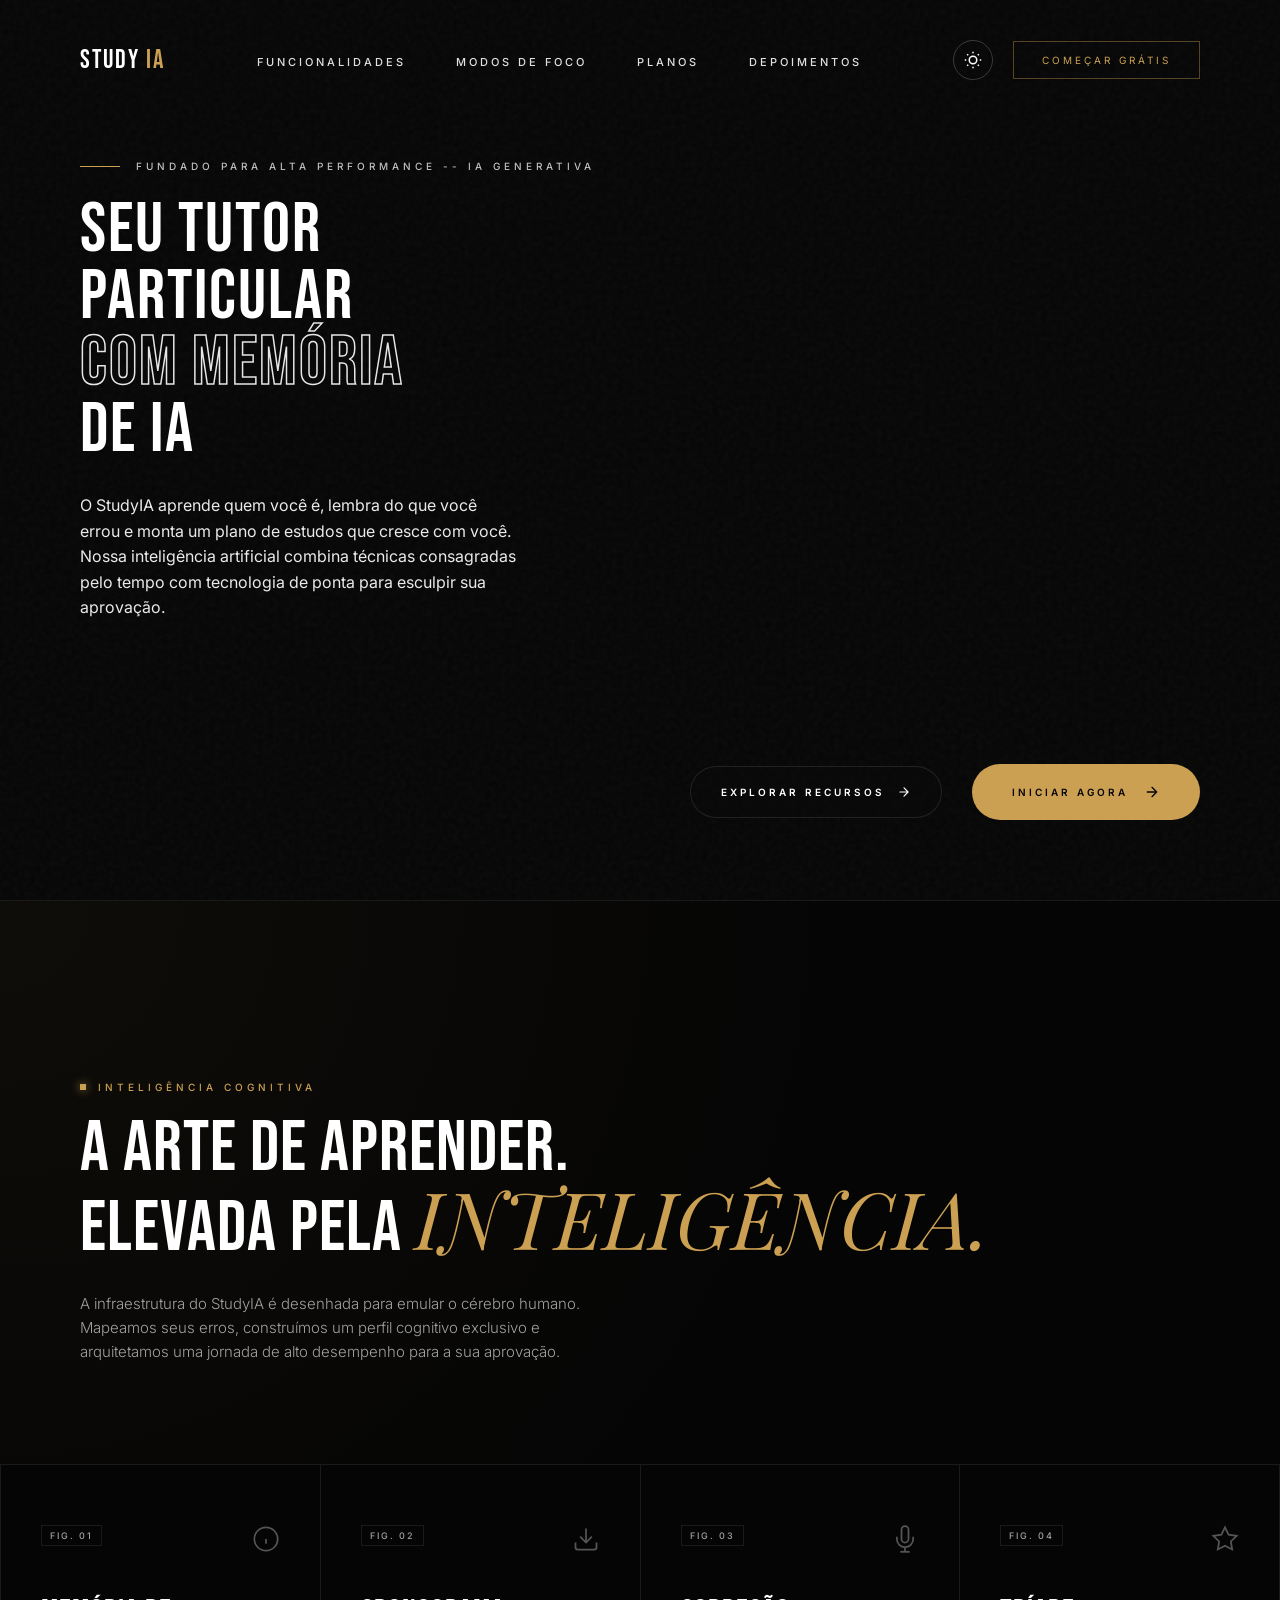
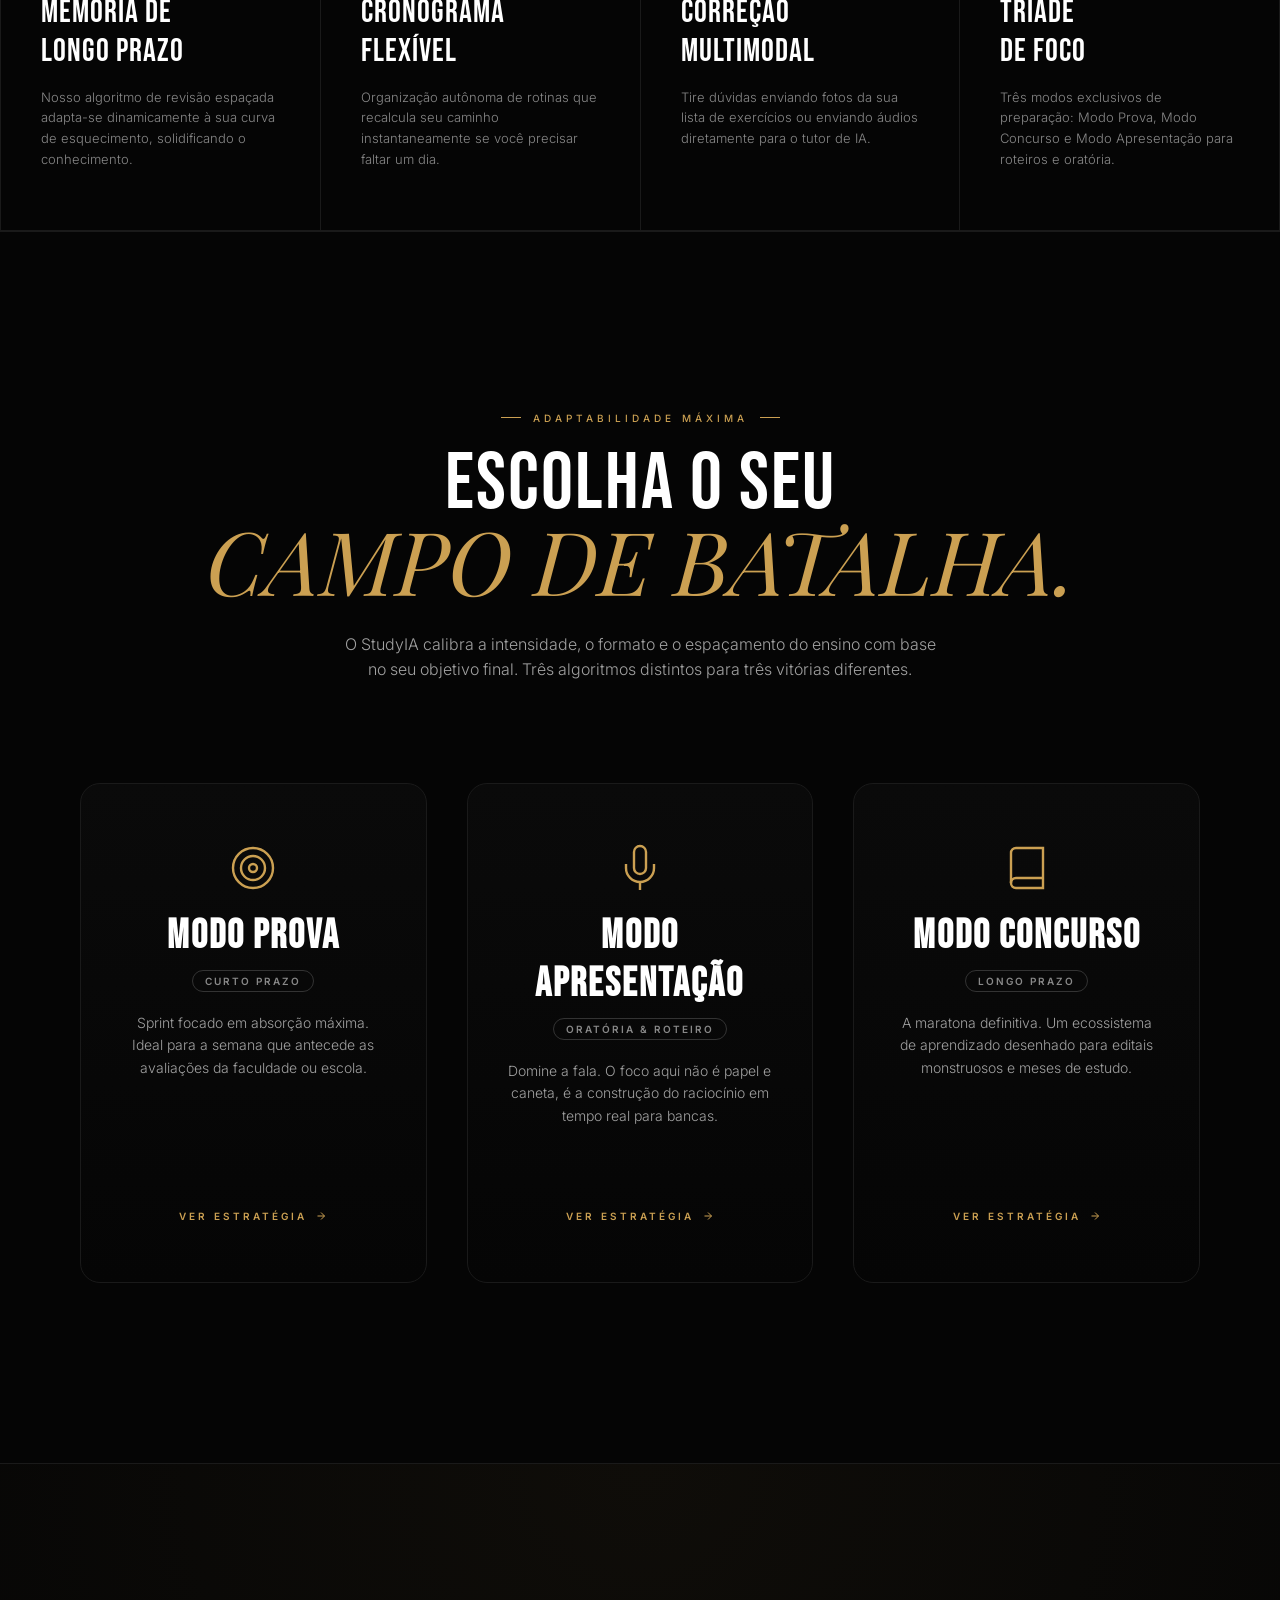
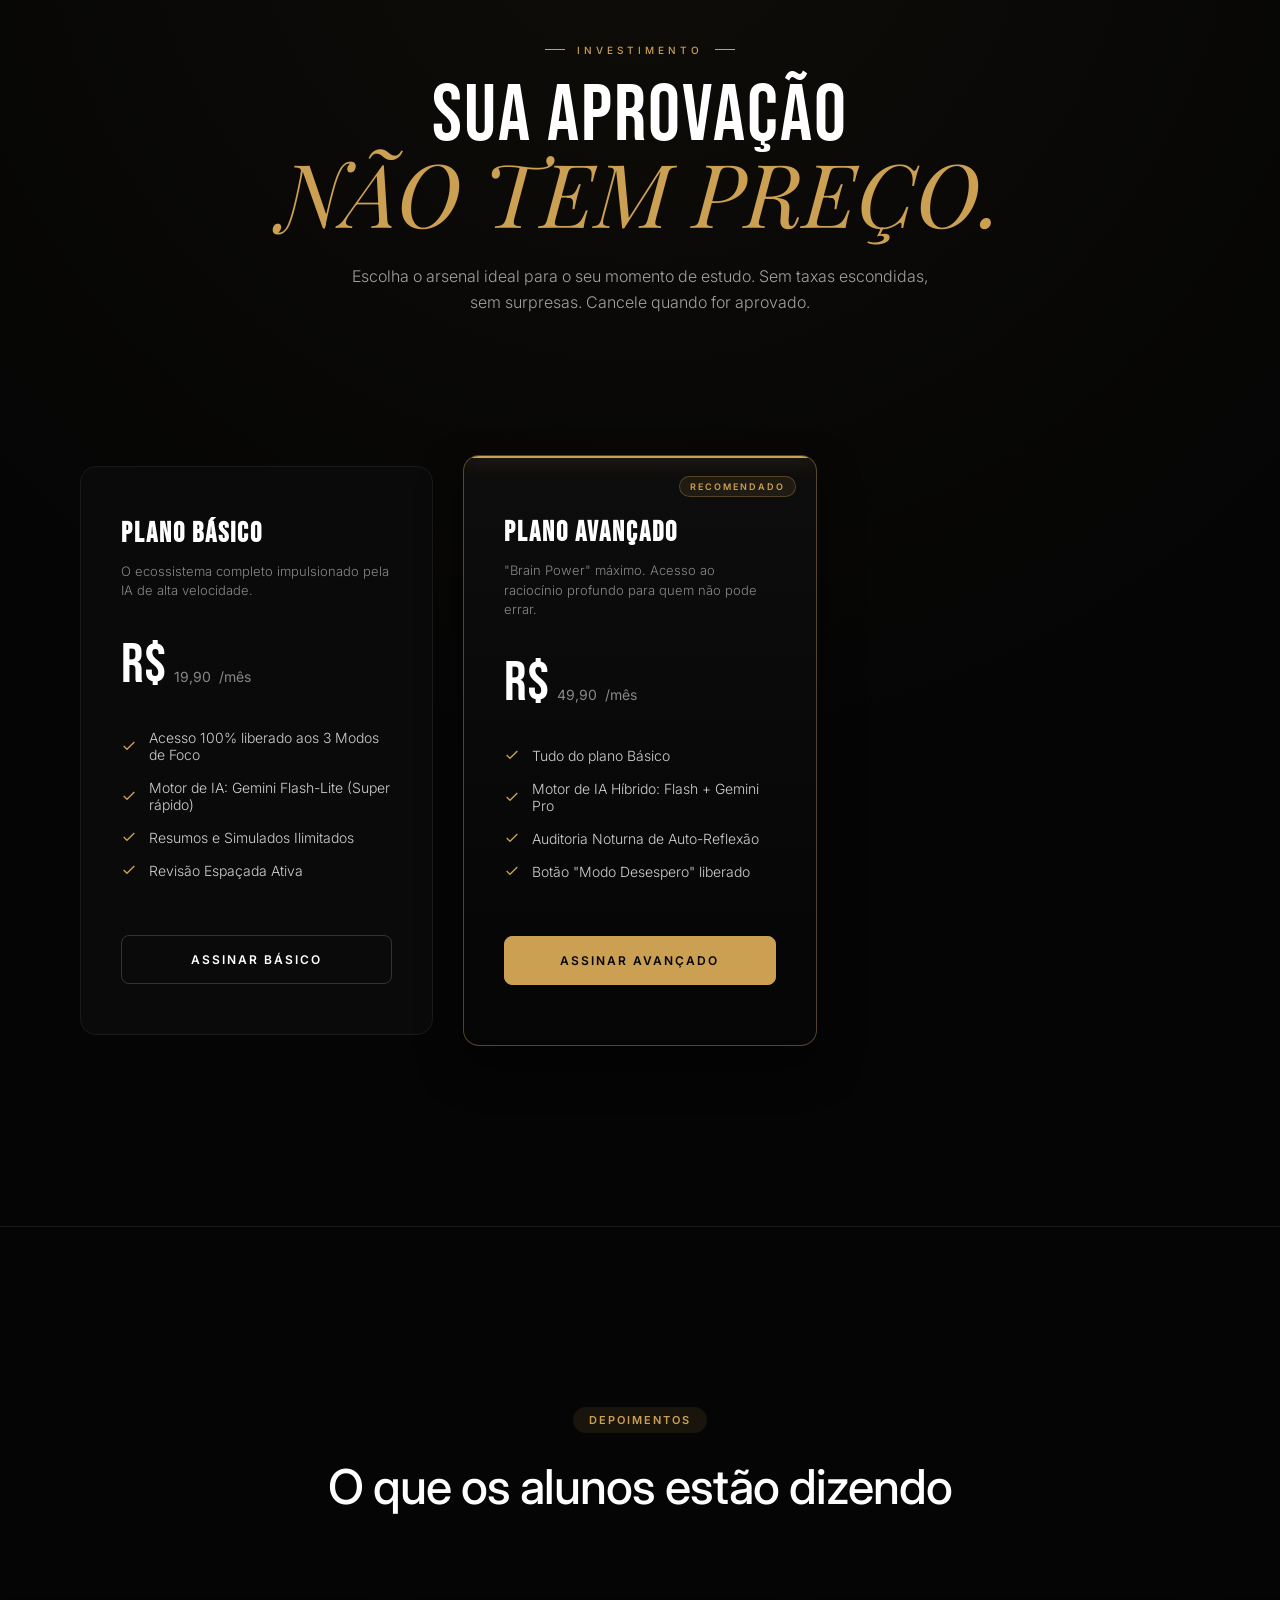
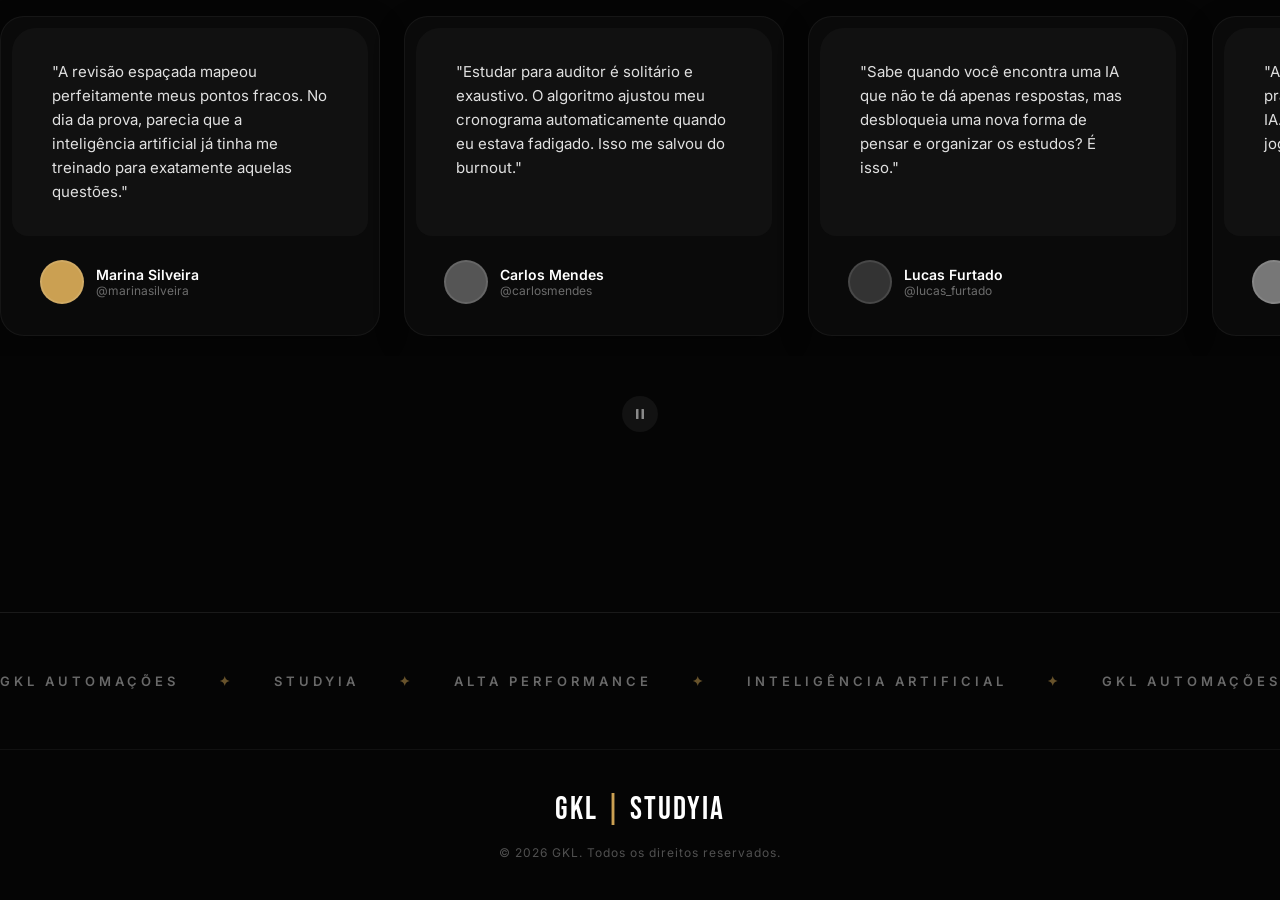
<file: index.html>
<!DOCTYPE html>
<html lang="pt-BR">
<head>
  <meta charset="utf-8"/>
  <meta content="width=device-width, initial-scale=1.0" name="viewport"/>
  <title>StudyIA — Onde a IA Encontra a Tradição</title>
  
  <link rel="preconnect" href="https://fonts.googleapis.com"/>
  <link rel="preconnect" href="https://fonts.gstatic.com" crossorigin/>
  <!-- Bebas Neue for the massive Barbershop style titles, Inter for body, Playfair Display for elegant italics -->
  <link href="https://fonts.googleapis.com/css2?family=Bebas+Neue&family=Inter:wght@300;400;500;600&family=Playfair+Display:ital@1&display=swap" rel="stylesheet"/>
  
  <link rel="stylesheet" href="style.css"/>
</head>
<body>

  <!-- Navegação Minimalista -->
  <nav class="nav">
    <a href="index.html" class="nav-logo">Study<span>IA</span></a>
    <ul class="nav-links">
      <li><a href="#funcionalidades">Funcionalidades</a></li>
      <li><a href="#modos">Modos de Foco</a></li>
      <li><a href="#planos">Planos</a></li>
      <li><a href="#depoimentos">Depoimentos</a></li>
    </ul>
    <div style="display:flex; align-items:center; gap:20px;">
      <button class="theme-toggle" aria-label="Inverter Cores" onclick="document.documentElement.classList.toggle('light-mode')">
        <svg width="18" height="18" viewBox="0 0 24 24" fill="none" stroke="currentColor" stroke-width="2">
          <circle cx="12" cy="12" r="5"></circle>
          <line x1="12" y1="1" x2="12" y2="3"></line>
          <line x1="12" y1="21" x2="12" y2="23"></line>
          <line x1="4.22" y1="4.22" x2="5.64" y2="5.64"></line>
          <line x1="18.36" y1="18.36" x2="19.78" y2="19.78"></line>
          <line x1="1" y1="12" x2="3" y2="12"></line>
          <line x1="21" y1="12" x2="23" y2="12"></line>
          <line x1="4.22" y1="19.78" x2="5.64" y2="18.36"></line>
          <line x1="18.36" y1="5.64" x2="19.78" y2="4.22"></line>
        </svg>
      </button>
      <a href="login.html" class="nav-cta">Começar Grátis</a>
    </div>
    <div class="hamburger">
      <span></span>
      <span></span>
      <span></span>
    </div>
  </nav>

  <!-- Seção Hero Dividida -->
  <section class="hero">
    
    <!-- Vídeo de Fundo Dinâmico com Overlay Gradiente -->
    <video class="bg-video" autoplay loop muted playsinline>
      <source src="video de fundo.mp4" type="video/mp4">
    </video>
    <div class="bg-overlay"></div>
    <div class="noise"></div>

    <div class="hero-content">
      
      <div class="hero-tag">
        <span class="hero-tag-line"></span>
        <span class="hero-tag-text">Fundado para Alta Performance -- IA Generativa</span>
      </div>

      <h1 class="hero-title">
        <span>Seu Tutor</span>
        <span>Particular</span>
        <span class="stroke-text" data-text="Com Memória">Com Memória</span>
        <span>De IA</span>
      </h1>

      <p class="hero-desc">
        O StudyIA aprende quem você é, lembra do que você errou e monta um plano de estudos que cresce com você. Nossa inteligência artificial combina técnicas consagradas pelo tempo com tecnologia de ponta para esculpir sua aprovação.
      </p>

      <div class="hero-actions">
        <!-- Botão Secundário Sofisticado -->
        <a href="#funcionalidades" class="btn-secondary">
          <span>Explorar Recursos</span>
          <svg class="arrow" width="14" height="14" viewBox="0 0 24 24" fill="none" stroke="currentColor" stroke-width="2" stroke-linecap="round" stroke-linejoin="round">
            <path d="M5 12h14M12 5l7 7-7 7"/>
          </svg>
        </a>
        
        <!-- Botão Primário Premium -->
        <a href="login.html" class="btn-primary">
          <span>Iniciar Agora</span>
          <svg class="arrow" width="16" height="16" viewBox="0 0 24 24" fill="none" stroke="currentColor" stroke-width="2" stroke-linecap="round" stroke-linejoin="round">
            <path d="M5 12h14M12 5l7 7-7 7"/>
          </svg>
        </a>
      </div>

    </div>
  </section>

  <!-- Segunda Dobra: Funcionalidades -->
  <section id="funcionalidades" class="features">
    
    <div class="features-header">
      <div class="features-tag reveal">INTELIGÊNCIA COGNITIVA</div>
      <h2 class="features-title reveal delay-1">
        A ARTE DE APRENDER.<br>
        ELEVADA PELA <span class="serif-italic">INTELIGÊNCIA.</span>
      </h2>
      <p class="features-desc reveal delay-2">
        A infraestrutura do StudyIA é desenhada para emular o cérebro humano. 
        Mapeamos seus erros, construímos um perfil cognitivo exclusivo e arquitetamos 
        uma jornada de alto desempenho para a sua aprovação.
      </p>
    </div>

    <div class="features-grid">
      <!-- Card 1 -->
      <div class="feature-card reveal delay-1">
        <div>
          <div class="fc-header">
            <span class="fc-tag">FIG. 01</span>
            <svg class="fc-icon" width="28" height="28" viewBox="0 0 24 24" fill="none" stroke="currentColor" stroke-width="1.5">
              <path d="M12 2C6.477 2 2 6.477 2 12s4.477 10 10 10 10-4.477 10-10S17.523 2 12 2z"/>
              <path d="M12 16v-4"/>
              <path d="M12 8h.01"/>
            </svg>
          </div>
          <h3 class="fc-title">MEMÓRIA DE<br>LONGO PRAZO</h3>
          <p class="fc-desc">Nosso algoritmo de revisão espaçada adapta-se dinamicamente à sua curva de esquecimento, solidificando o conhecimento.</p>
        </div>
      </div>

      <!-- Card 2 -->
      <div class="feature-card reveal delay-2">
        <div>
          <div class="fc-header">
            <span class="fc-tag">FIG. 02</span>
            <svg class="fc-icon" width="28" height="28" viewBox="0 0 24 24" fill="none" stroke="currentColor" stroke-width="1.5">
              <path d="M21 15v4a2 2 0 0 1-2 2H5a2 2 0 0 1-2-2v-4"/>
              <polyline points="7 10 12 15 17 10"/>
              <line x1="12" y1="15" x2="12" y2="3"/>
            </svg>
          </div>
          <h3 class="fc-title">CRONOGRAMA<br>FLEXÍVEL</h3>
          <p class="fc-desc">Organização autônoma de rotinas que recalcula seu caminho instantaneamente se você precisar faltar um dia.</p>
        </div>
      </div>

      <!-- Card 3 -->
      <div class="feature-card reveal delay-3">
        <div>
          <div class="fc-header">
            <span class="fc-tag">FIG. 03</span>
            <svg class="fc-icon" width="28" height="28" viewBox="0 0 24 24" fill="none" stroke="currentColor" stroke-width="1.5">
              <path d="M12 1a3 3 0 0 0-3 3v8a3 3 0 0 0 6 0V4a3 3 0 0 0-3-3z"/>
              <path d="M19 10v2a7 7 0 0 1-14 0v-2"/>
              <line x1="12" y1="19" x2="12" y2="23"/>
              <line x1="8" y1="23" x2="16" y2="23"/>
            </svg>
          </div>
          <h3 class="fc-title">CORREÇÃO<br>MULTIMODAL</h3>
          <p class="fc-desc">Tire dúvidas enviando fotos da sua lista de exercícios ou enviando áudios diretamente para o tutor de IA.</p>
        </div>
      </div>

      <!-- Card 4 -->
      <div class="feature-card reveal delay-4">
        <div>
          <div class="fc-header">
            <span class="fc-tag">FIG. 04</span>
            <svg class="fc-icon" width="28" height="28" viewBox="0 0 24 24" fill="none" stroke="currentColor" stroke-width="1.5">
              <polygon points="12 2 15.09 8.26 22 9.27 17 14.14 18.18 21.02 12 17.77 5.82 21.02 7 14.14 2 9.27 8.91 8.26 12 2"/>
            </svg>
          </div>
          <h3 class="fc-title">TRÍADE<br>DE FOCO</h3>
          <p class="fc-desc">Três modos exclusivos de preparação: Modo Prova, Modo Concurso e Modo Apresentação para roteiros e oratória.</p>
        </div>
      </div>
    </div>

  </section>

  <!-- Terceira Dobra: Modos de Foco -->
  <section id="modos" class="modes">
    
    <div class="modes-header">
      <div class="modes-tag reveal">ADAPTABILIDADE MÁXIMA</div>
      <h2 class="modes-title reveal delay-1">
        ESCOLHA O SEU<br>
        <span class="serif-italic">CAMPO DE BATALHA.</span>
      </h2>
      <p class="modes-desc reveal delay-2">
        O StudyIA calibra a intensidade, o formato e o espaçamento do ensino 
        com base no seu objetivo final. Três algoritmos distintos para três vitórias diferentes.
      </p>
    </div>

    <div class="modes-grid">
      
      <!-- Flip Card 1: Modo Prova -->
      <div class="flip-card reveal delay-1">
        <div class="flip-card-inner">
          <div class="flip-card-front">
            <svg class="fc-front-icon" width="48" height="48" viewBox="0 0 24 24" fill="none" stroke="currentColor" stroke-width="1.2">
              <circle cx="12" cy="12" r="10"/><circle cx="12" cy="12" r="6"/><circle cx="12" cy="12" r="2"/>
            </svg>
            <h3 class="fc-front-title">MODO PROVA</h3>
            <span class="fc-front-tag">Curto Prazo</span>
            <p class="fc-front-desc">Sprint focado em absorção máxima. Ideal para a semana que antecede as avaliações da faculdade ou escola.</p>
            <div class="fc-front-btn">Ver Estratégia 
              <svg width="12" height="12" viewBox="0 0 24 24" fill="none" stroke="currentColor" stroke-width="2"><path d="M5 12h14M12 5l7 7-7 7"/></svg>
            </div>
          </div>
          <div class="flip-card-back">
            <div class="fc-back-header">
              <span class="fc-back-title">Bastidores do Algoritmo</span>
              <svg class="fc-front-icon" style="margin:0" width="20" height="20" viewBox="0 0 24 24" fill="none" stroke="currentColor" stroke-width="1.5"><circle cx="12" cy="12" r="10"/><circle cx="12" cy="12" r="6"/><circle cx="12" cy="12" r="2"/></svg>
            </div>
            <ul class="fc-back-list">
              <li>
                <svg class="fc-back-list-icon" width="16" height="16" viewBox="0 0 24 24" fill="none" stroke="currentColor" stroke-width="2"><polyline points="20 6 9 17 4 12"/></svg>
                <span class="fc-back-list-text">Frequência de revisão ultra-intensificada para retenção rápida.</span>
              </li>
              <li>
                <svg class="fc-back-list-icon" width="16" height="16" viewBox="0 0 24 24" fill="none" stroke="currentColor" stroke-width="2"><polyline points="20 6 9 17 4 12"/></svg>
                <span class="fc-back-list-text">Geração automática de simulados diários focados nos seus erros.</span>
              </li>
              <li>
                <svg class="fc-back-list-icon" width="16" height="16" viewBox="0 0 24 24" fill="none" stroke="currentColor" stroke-width="2"><polyline points="20 6 9 17 4 12"/></svg>
                <span class="fc-back-list-text">Resumos condensados: corte do que não cai, foco total no que cai.</span>
              </li>
            </ul>
            <div class="fc-back-spec">
              <span class="fc-spec-label">Fadiga Mental Calculada</span>
              <span class="fc-spec-value">ALTA TENSÃO</span>
            </div>
          </div>
        </div>
      </div>

      <!-- Flip Card 2: Modo Apresentação -->
      <div class="flip-card reveal delay-2">
        <div class="flip-card-inner">
          <div class="flip-card-front">
            <svg class="fc-front-icon" width="48" height="48" viewBox="0 0 24 24" fill="none" stroke="currentColor" stroke-width="1.2">
              <path d="M12 1a3 3 0 0 0-3 3v8a3 3 0 0 0 6 0V4a3 3 0 0 0-3-3z"/>
              <path d="M19 10v2a7 7 0 0 1-14 0v-2"/>
              <line x1="12" y1="19" x2="12" y2="23"/>
            </svg>
            <h3 class="fc-front-title">MODO APRESENTAÇÃO</h3>
            <span class="fc-front-tag">Oratória & Roteiro</span>
            <p class="fc-front-desc">Domine a fala. O foco aqui não é papel e caneta, é a construção do raciocínio em tempo real para bancas.</p>
            <div class="fc-front-btn">Ver Estratégia 
              <svg width="12" height="12" viewBox="0 0 24 24" fill="none" stroke="currentColor" stroke-width="2"><path d="M5 12h14M12 5l7 7-7 7"/></svg>
            </div>
          </div>
          <div class="flip-card-back">
            <div class="fc-back-header">
              <span class="fc-back-title">Bastidores do Algoritmo</span>
              <svg class="fc-front-icon" style="margin:0" width="20" height="20" viewBox="0 0 24 24" fill="none" stroke="currentColor" stroke-width="1.5">
                <path d="M12 1a3 3 0 0 0-3 3v8a3 3 0 0 0 6 0V4a3 3 0 0 0-3-3z"/>
                <path d="M19 10v2a7 7 0 0 1-14 0v-2"/>
                <line x1="12" y1="19" x2="12" y2="23"/>
              </svg>
            </div>
            <ul class="fc-back-list">
              <li>
                <svg class="fc-back-list-icon" width="16" height="16" viewBox="0 0 24 24" fill="none" stroke="currentColor" stroke-width="2"><polyline points="20 6 9 17 4 12"/></svg>
                <span class="fc-back-list-text">Análise de áudio em tempo real para detectar vícios de linguagem.</span>
              </li>
              <li>
                <svg class="fc-back-list-icon" width="16" height="16" viewBox="0 0 24 24" fill="none" stroke="currentColor" stroke-width="2"><polyline points="20 6 9 17 4 12"/></svg>
                <span class="fc-back-list-text">Estruturação de Flashcards baseados em gatilhos mentais.</span>
              </li>
              <li>
                <svg class="fc-back-list-icon" width="16" height="16" viewBox="0 0 24 24" fill="none" stroke="currentColor" stroke-width="2"><polyline points="20 6 9 17 4 12"/></svg>
                <span class="fc-back-list-text">Cronômetro dinâmico para treino de pitch e TCCs.</span>
              </li>
            </ul>
            <div class="fc-back-spec">
              <span class="fc-spec-label">Fadiga Mental Calculada</span>
              <span class="fc-spec-value">MODERADA</span>
            </div>
          </div>
        </div>
      </div>

      <!-- Flip Card 3: Modo Concurso -->
      <div class="flip-card reveal delay-3">
        <div class="flip-card-inner">
          <div class="flip-card-front">
            <svg class="fc-front-icon" width="48" height="48" viewBox="0 0 24 24" fill="none" stroke="currentColor" stroke-width="1.2">
              <path d="M4 19.5A2.5 2.5 0 0 1 6.5 17H20"/>
              <path d="M6.5 2H20v20H6.5A2.5 2.5 0 0 1 4 19.5v-15A2.5 2.5 0 0 1 6.5 2z"/>
            </svg>
            <h3 class="fc-front-title">MODO CONCURSO</h3>
            <span class="fc-front-tag">Longo Prazo</span>
            <p class="fc-front-desc">A maratona definitiva. Um ecossistema de aprendizado desenhado para editais monstruosos e meses de estudo.</p>
            <div class="fc-front-btn">Ver Estratégia 
              <svg width="12" height="12" viewBox="0 0 24 24" fill="none" stroke="currentColor" stroke-width="2"><path d="M5 12h14M12 5l7 7-7 7"/></svg>
            </div>
          </div>
          <div class="flip-card-back">
            <div class="fc-back-header">
              <span class="fc-back-title">Bastidores do Algoritmo</span>
              <svg class="fc-front-icon" style="margin:0" width="20" height="20" viewBox="0 0 24 24" fill="none" stroke="currentColor" stroke-width="1.5">
                <path d="M4 19.5A2.5 2.5 0 0 1 6.5 17H20"/>
                <path d="M6.5 2H20v20H6.5A2.5 2.5 0 0 1 4 19.5v-15A2.5 2.5 0 0 1 6.5 2z"/>
              </svg>
            </div>
            <ul class="fc-back-list">
              <li>
                <svg class="fc-back-list-icon" width="16" height="16" viewBox="0 0 24 24" fill="none" stroke="currentColor" stroke-width="2"><polyline points="20 6 9 17 4 12"/></svg>
                <span class="fc-back-list-text">Ciclo de estudos contínuo e flexível, sem dias fixos que geram culpa.</span>
              </li>
              <li>
                <svg class="fc-back-list-icon" width="16" height="16" viewBox="0 0 24 24" fill="none" stroke="currentColor" stroke-width="2"><polyline points="20 6 9 17 4 12"/></svg>
                <span class="fc-back-list-text">Curva de esquecimento de longo prazo (algoritmo SuperMemo).</span>
              </li>
              <li>
                <svg class="fc-back-list-icon" width="16" height="16" viewBox="0 0 24 24" fill="none" stroke="currentColor" stroke-width="2"><polyline points="20 6 9 17 4 12"/></svg>
                <span class="fc-back-list-text">Geração de bateria de questões baseada nas bancas (CESPE, FGV).</span>
              </li>
            </ul>
            <div class="fc-back-spec">
              <span class="fc-spec-label">Fadiga Mental Calculada</span>
              <span class="fc-spec-value">RESISTÊNCIA</span>
            </div>
          </div>
        </div>
      </div>

    </div>
  </section>

  <!-- Quarta Dobra: Planos -->
  <section id="planos" class="pricing">
    
    <div class="pricing-header">
      <div class="pricing-tag reveal">INVESTIMENTO</div>
      <h2 class="pricing-title reveal delay-1">
        SUA APROVAÇÃO<br>
        <span class="serif-italic">NÃO TEM PREÇO.</span>
      </h2>
      <p class="pricing-desc reveal delay-2">
        Escolha o arsenal ideal para o seu momento de estudo. Sem taxas escondidas, sem surpresas. Cancele quando for aprovado.
      </p>

      <!-- Billing Toggle -->
      <div class="pricing-toggle-wrapper reveal delay-3">
        <span class="pt-label monthly active">Mensal</span>
        <div class="pt-switch" id="billingToggle">
          <div class="pt-slider"></div>
        </div>
        <span class="pt-label annual">Anual <span class="pt-discount">(-25%)</span></span>
      </div>
    </div>

    <div class="pricing-grid">
      
      <!-- Plano Básico -->
      <div class="pricing-card reveal delay-1">
        <h3 class="pc-name">PLANO BÁSICO</h3>
        <p class="pc-desc">O ecossistema completo impulsionado pela IA de alta velocidade.</p>
        <div class="pc-price">R$ <span class="pc-price-value" data-monthly="19,90" data-annual="179,90">19,90</span><span class="pc-price-period">/mês</span></div>
        <ul class="pc-features">
          <li><svg class="pc-icon" width="16" height="16" viewBox="0 0 24 24" fill="none" stroke="currentColor" stroke-width="2"><polyline points="20 6 9 17 4 12"/></svg> Acesso 100% liberado aos 3 Modos de Foco</li>
          <li><svg class="pc-icon" width="16" height="16" viewBox="0 0 24 24" fill="none" stroke="currentColor" stroke-width="2"><polyline points="20 6 9 17 4 12"/></svg> Motor de IA: Gemini Flash-Lite (Super rápido)</li>
          <li><svg class="pc-icon" width="16" height="16" viewBox="0 0 24 24" fill="none" stroke="currentColor" stroke-width="2"><polyline points="20 6 9 17 4 12"/></svg> Resumos e Simulados Ilimitados</li>
          <li><svg class="pc-icon" width="16" height="16" viewBox="0 0 24 24" fill="none" stroke="currentColor" stroke-width="2"><polyline points="20 6 9 17 4 12"/></svg> Revisão Espaçada Ativa</li>
        </ul>
        <a href="login.html" class="pc-btn">Assinar Básico</a>
      </div>

      <!-- Plano Avançado (Premium) -->
      <div class="pricing-card premium reveal delay-2">
        <div class="pc-badge">Recomendado</div>
        <h3 class="pc-name">PLANO AVANÇADO</h3>
        <p class="pc-desc">"Brain Power" máximo. Acesso ao raciocínio profundo para quem não pode errar.</p>
        <div class="pc-price">R$ <span class="pc-price-value" data-monthly="49,90" data-annual="449,90">49,90</span><span class="pc-price-period">/mês</span></div>
        <ul class="pc-features">
          <li><svg class="pc-icon" width="16" height="16" viewBox="0 0 24 24" fill="none" stroke="currentColor" stroke-width="2"><polyline points="20 6 9 17 4 12"/></svg> Tudo do plano Básico</li>
          <li><svg class="pc-icon" width="16" height="16" viewBox="0 0 24 24" fill="none" stroke="currentColor" stroke-width="2"><polyline points="20 6 9 17 4 12"/></svg> Motor de IA Híbrido: Flash + Gemini Pro</li>
          <li><svg class="pc-icon" width="16" height="16" viewBox="0 0 24 24" fill="none" stroke="currentColor" stroke-width="2"><polyline points="20 6 9 17 4 12"/></svg> Auditoria Noturna de Auto-Reflexão</li>
          <li><svg class="pc-icon" width="16" height="16" viewBox="0 0 24 24" fill="none" stroke="currentColor" stroke-width="2"><polyline points="20 6 9 17 4 12"/></svg> Botão "Modo Desespero" liberado</li>
        </ul>
        <a href="login.html" class="pc-btn">Assinar Avançado</a>
      </div>

    </div>
  </section>

  <!-- Quinta Dobra: Depoimentos (Human Academy Style) -->
  <section id="depoimentos" class="testimonials">
    <div class="t-header-container reveal">
      <span class="t-tag-pill">Depoimentos</span>
      <h2 class="t-main-title mt-5">O que os alunos estão dizendo</h2>
    </div>
    
    <div class="t-carousel-wrapper reveal delay-1">
      <div class="t-carousel" id="testimonialCarousel">
        
        <!-- Grupo 1 -->
        <!-- Card 1 -->
        <div class="t-card">
          <div class="t-card-top">
            <p class="t-quote-text">"A revisão espaçada mapeou perfeitamente meus pontos fracos. No dia da prova, parecia que a inteligência artificial já tinha me treinado para exatamente aquelas questões."</p>
          </div>
          <div class="t-card-bottom">
            <div class="t-avatar" style="background: #CBA052;"></div>
            <div class="t-author-info">
              <span class="t-author-name">Marina Silveira</span>
              <span class="t-author-handle">@marinasilveira</span>
            </div>
          </div>
        </div>

        <!-- Card 2 -->
        <div class="t-card">
          <div class="t-card-top">
            <p class="t-quote-text">"Estudar para auditor é solitário e exaustivo. O algoritmo ajustou meu cronograma automaticamente quando eu estava fadigado. Isso me salvou do burnout."</p>
          </div>
          <div class="t-card-bottom">
            <div class="t-avatar" style="background: #555;"></div>
            <div class="t-author-info">
              <span class="t-author-name">Carlos Mendes</span>
              <span class="t-author-handle">@carlosmendes</span>
            </div>
          </div>
        </div>

        <!-- Card 3 -->
        <div class="t-card">
          <div class="t-card-top">
            <p class="t-quote-text">"Sabe quando você encontra uma IA que não te dá apenas respostas, mas desbloqueia uma nova forma de pensar e organizar os estudos? É isso."</p>
          </div>
          <div class="t-card-bottom">
            <div class="t-avatar" style="background: #333;"></div>
            <div class="t-author-info">
              <span class="t-author-name">Lucas Furtado</span>
              <span class="t-author-handle">@lucas_furtado</span>
            </div>
          </div>
        </div>

        <!-- Card 4 -->
        <div class="t-card">
          <div class="t-card-top">
            <p class="t-quote-text">"Abrindo caminhos para entender na prática como criar e estudar usando IA. Desmitifica os processos, abre o jogo, sem enrolação."</p>
          </div>
          <div class="t-card-bottom">
            <div class="t-avatar" style="background: #777;"></div>
            <div class="t-author-info">
              <span class="t-author-name">Fernanda Lima</span>
              <span class="t-author-handle">@fer.lima</span>
            </div>
          </div>
        </div>

        <!-- Grupo 2 (Duplicata para scroll contínuo) -->
        <!-- Card 1 -->
        <div class="t-card">
          <div class="t-card-top">
            <p class="t-quote-text">"A revisão espaçada mapeou perfeitamente meus pontos fracos. No dia da prova, parecia que a inteligência artificial já tinha me treinado para exatamente aquelas questões."</p>
          </div>
          <div class="t-card-bottom">
            <div class="t-avatar" style="background: #CBA052;"></div>
            <div class="t-author-info">
              <span class="t-author-name">Marina Silveira</span>
              <span class="t-author-handle">@marinasilveira</span>
            </div>
          </div>
        </div>

        <!-- Card 2 -->
        <div class="t-card">
          <div class="t-card-top">
            <p class="t-quote-text">"Estudar para auditor é solitário e exaustivo. O algoritmo ajustou meu cronograma automaticamente quando eu estava fadigado. Isso me salvou do burnout."</p>
          </div>
          <div class="t-card-bottom">
            <div class="t-avatar" style="background: #555;"></div>
            <div class="t-author-info">
              <span class="t-author-name">Carlos Mendes</span>
              <span class="t-author-handle">@carlosmendes</span>
            </div>
          </div>
        </div>

        <!-- Card 3 -->
        <div class="t-card">
          <div class="t-card-top">
            <p class="t-quote-text">"Sabe quando você encontra uma IA que não te dá apenas respostas, mas desbloqueia uma nova forma de pensar e organizar os estudos? É isso."</p>
          </div>
          <div class="t-card-bottom">
            <div class="t-avatar" style="background: #333;"></div>
            <div class="t-author-info">
              <span class="t-author-name">Lucas Furtado</span>
              <span class="t-author-handle">@lucas_furtado</span>
            </div>
          </div>
        </div>

        <!-- Card 4 -->
        <div class="t-card">
          <div class="t-card-top">
            <p class="t-quote-text">"Abrindo caminhos para entender na prática como criar e estudar usando IA. Desmitifica os processos, abre o jogo, sem enrolação."</p>
          </div>
          <div class="t-card-bottom">
            <div class="t-avatar" style="background: #777;"></div>
            <div class="t-author-info">
              <span class="t-author-name">Fernanda Lima</span>
              <span class="t-author-handle">@fer.lima</span>
            </div>
          </div>
        </div>

      </div>
    </div>

    <div class="t-controls reveal delay-2">
      <button class="t-pause-btn" id="carouselPauseBtn">
        <svg fill="currentColor" height="10" viewBox="0 0 8 10" width="8">
          <rect height="10" rx="0.5" width="2.5" x="0" y="0"></rect>
          <rect height="10" rx="0.5" width="2.5" x="5.5" y="0"></rect>
        </svg>
      </button>
    </div>
  </section>

  <!-- Rodapé (Footer GKL) -->
  <footer class="footer">
    <!-- Faixa Animada (Marquee) -->
    <div class="f-marquee-wrapper">
      <div class="f-marquee">
        <span>GKL AUTOMAÇÕES <span class="star">✦</span></span>
        <span>STUDYIA <span class="star">✦</span></span>
        <span>ALTA PERFORMANCE <span class="star">✦</span></span>
        <span>INTELIGÊNCIA ARTIFICIAL <span class="star">✦</span></span>
        <span>GKL AUTOMAÇÕES <span class="star">✦</span></span>
        <span>STUDYIA <span class="star">✦</span></span>
        <span>ALTA PERFORMANCE <span class="star">✦</span></span>
        <span>INTELIGÊNCIA ARTIFICIAL <span class="star">✦</span></span>
      </div>
      <div class="f-marquee">
        <span>GKL AUTOMAÇÕES <span class="star">✦</span></span>
        <span>STUDYIA <span class="star">✦</span></span>
        <span>ALTA PERFORMANCE <span class="star">✦</span></span>
        <span>INTELIGÊNCIA ARTIFICIAL <span class="star">✦</span></span>
        <span>GKL AUTOMAÇÕES <span class="star">✦</span></span>
        <span>STUDYIA <span class="star">✦</span></span>
        <span>ALTA PERFORMANCE <span class="star">✦</span></span>
        <span>INTELIGÊNCIA ARTIFICIAL <span class="star">✦</span></span>
      </div>
    </div>
    
    <div class="f-content">
      <div class="f-logo">GKL <span>|</span> STUDYIA</div>
      <p class="f-copyright">&copy; 2026 GKL. Todos os direitos reservados.</p>
    </div>
  </footer>

  <!-- Script para Interatividade e Animações (Scroll Reveal e Mouse Spotlight) -->
  <script src="script.js"></script>

</body>
</html>
</file>
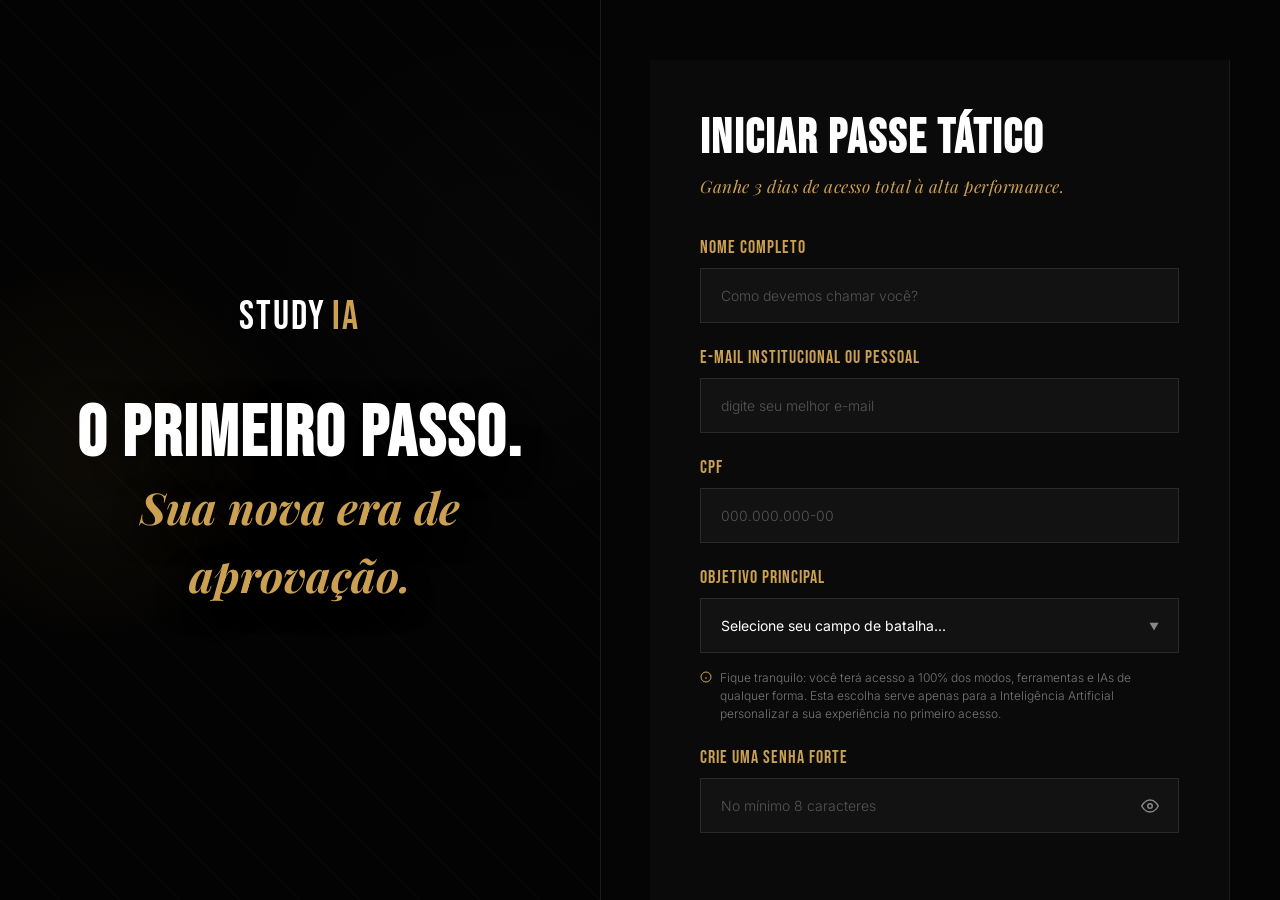
<file: cadastro.html>
<!DOCTYPE html>
<html lang="pt-BR">
<head>
  <meta charset="utf-8"/>
  <meta content="width=device-width, initial-scale=1.0" name="viewport"/>
  <title>Cadastro — StudyIA</title>
  
  <link rel="preconnect" href="https://fonts.googleapis.com"/>
  <link rel="preconnect" href="https://fonts.gstatic.com" crossorigin/>
  <!-- Fontes Oficiais do Projeto -->
  <link href="https://fonts.googleapis.com/css2?family=Bebas+Neue&family=Inter:wght@300;400;500;600&family=Playfair+Display:ital@1&display=swap" rel="stylesheet"/>
  
  <!-- CSS Base, Login (para o Split-Screen) e Cadastro Específico -->
  <link rel="stylesheet" href="style.css"/>
  <link rel="stylesheet" href="login.css"/>
  <link rel="stylesheet" href="cadastro.css"/>
</head>
<body class="login-body">

  <div class="login-split">
    
    <!-- Lado Esquerdo (Branding) -->
    <div class="login-branding">
      <div class="branding-geo-pattern"></div>
      
      <div class="branding-content reveal">
        <a href="index.html" class="nav-logo login-logo">Study<span>IA</span></a>
        
        <h1 class="branding-quote reveal delay-1">
          O primeiro passo.<br>
          <span class="serif-italic">Sua nova era de aprovação.</span>
        </h1>
      </div>
    </div>

    <!-- Lado Direito (Formulário de Cadastro) -->
    <div class="login-form-side cadastro-side-override">
      <!-- Reutilizando a estética .feature-card para obter o Spotlight automático -->
      <div class="feature-card login-card cadastro-card reveal delay-2">
        <div class="login-header">
          <h2 class="login-title">INICIAR PASSE TÁTICO</h2>
          <p class="cadastro-subtitle">Ganhe 3 dias de acesso total à alta performance.</p>
        </div>

        <form class="login-form" action="#" method="POST" id="cadastroForm">
          
          <div class="form-group reveal delay-3">
            <label for="nome">NOME COMPLETO</label>
            <input type="text" id="nome" placeholder="Como devemos chamar você?" required />
          </div>

          <div class="form-group reveal delay-3">
            <label for="email">E-MAIL INSTITUCIONAL OU PESSOAL</label>
            <input type="email" id="email" placeholder="digite seu melhor e-mail" required />
          </div>

          <div class="form-group reveal delay-4">
            <label for="cpf">CPF</label>
            <input type="text" id="cpf" placeholder="000.000.000-00" maxlength="14" required />
          </div>

          <div class="form-group reveal delay-4">
            <label for="foco">OBJETIVO PRINCIPAL</label>
            <div class="select-wrapper">
              <select id="foco" required>
                <option value="" disabled selected>Selecione seu campo de batalha...</option>
                <option value="concursos">Foco em Concursos Públicos</option>
                <option value="universidade">Foco em Provas Universitárias</option>
                <option value="enem">Foco em Vestibulares/ENEM</option>
              </select>
            </div>
            <p class="input-helper-text">
              <svg width="12" height="12" viewBox="0 0 24 24" fill="none" stroke="currentColor" stroke-width="2"><circle cx="12" cy="12" r="10"/><line x1="12" y1="16" x2="12" y2="12"/><line x1="12" y1="8" x2="12.01" y2="8"/></svg> 
              Fique tranquilo: você terá acesso a 100% dos modos, ferramentas e IAs de qualquer forma. Esta escolha serve apenas para a Inteligência Artificial personalizar a sua experiência no primeiro acesso.
            </p>
          </div>

          <div class="form-group reveal delay-5">
            <label for="senha">CRIE UMA SENHA FORTE</label>
            <div class="password-wrapper">
              <input type="password" id="senha" placeholder="No mínimo 8 caracteres" required />
              <button type="button" class="pwd-toggle-btn" id="toggleSenha">
                <svg class="eye-icon" width="18" height="18" viewBox="0 0 24 24" fill="none" stroke="currentColor" stroke-width="2"><path d="M1 12s4-8 11-8 11 8 11 8-4 8-11 8-11-8-11-8z"/><circle cx="12" cy="12" r="3"/></svg>
                <svg class="eye-off-icon hidden" width="18" height="18" viewBox="0 0 24 24" fill="none" stroke="currentColor" stroke-width="2"><path d="M17.94 17.94A10.07 10.07 0 0 1 12 20c-7 0-11-8-11-8a18.45 18.45 0 0 1 5.06-5.94M9.9 4.24A9.12 9.12 0 0 1 12 4c7 0 11 8 11 8a18.5 18.5 0 0 1-2.16 3.19m-6.72-1.07a3 3 0 1 1-4.24-4.24"/><line x1="1" y1="1" x2="23" y2="23"/></svg>
              </button>
            </div>
          </div>

          <button type="submit" class="btn-primary login-btn reveal delay-6" style="margin-top: 20px;">
            <span>ATIVAR MEUS 3 DIAS GRÁTIS</span>
            <svg class="arrow" width="16" height="16" viewBox="0 0 24 24" fill="none" stroke="currentColor" stroke-width="2"><polyline points="9 18 15 12 9 6"/></svg>
          </button>
        </form>

        <div class="login-footer reveal delay-6">
          <p>Já possui o seu passe? <a href="login.html">Fazer Login.</a></p>
        </div>
      </div>
    </div>

  </div>

  <!-- Scripts Globais e Funcionalidades do Cadastro -->
  <script src="script.js"></script>
  <script>
    // 1. Máscara Automática de CPF
    const cpfInput = document.getElementById('cpf');
    if(cpfInput) {
      cpfInput.addEventListener('input', function(e) {
        let value = e.target.value.replace(/\D/g, ''); // Remove tudo que não for número
        if (value.length > 11) value = value.slice(0, 11);
        
        // Aplica a formatação 000.000.000-00
        value = value.replace(/(\d{3})(\d)/, '$1.$2');
        value = value.replace(/(\d{3})(\d)/, '$1.$2');
        value = value.replace(/(\d{3})(\d{1,2})$/, '$1-$2');
        
        e.target.value = value;
      });
    }

    // 2. Mostrar/Ocultar Senha
    const toggleSenhaBtn = document.getElementById('toggleSenha');
    const senhaInput = document.getElementById('senha');
    const eyeIcon = document.querySelector('.eye-icon');
    const eyeOffIcon = document.querySelector('.eye-off-icon');

    if(toggleSenhaBtn && senhaInput) {
      toggleSenhaBtn.addEventListener('click', () => {
        const type = senhaInput.getAttribute('type') === 'password' ? 'text' : 'password';
        senhaInput.setAttribute('type', type);
        
        // Alterna ícones
        eyeIcon.classList.toggle('hidden');
        eyeOffIcon.classList.toggle('hidden');
      });
    }
  </script>
</body>
</html>
</file>
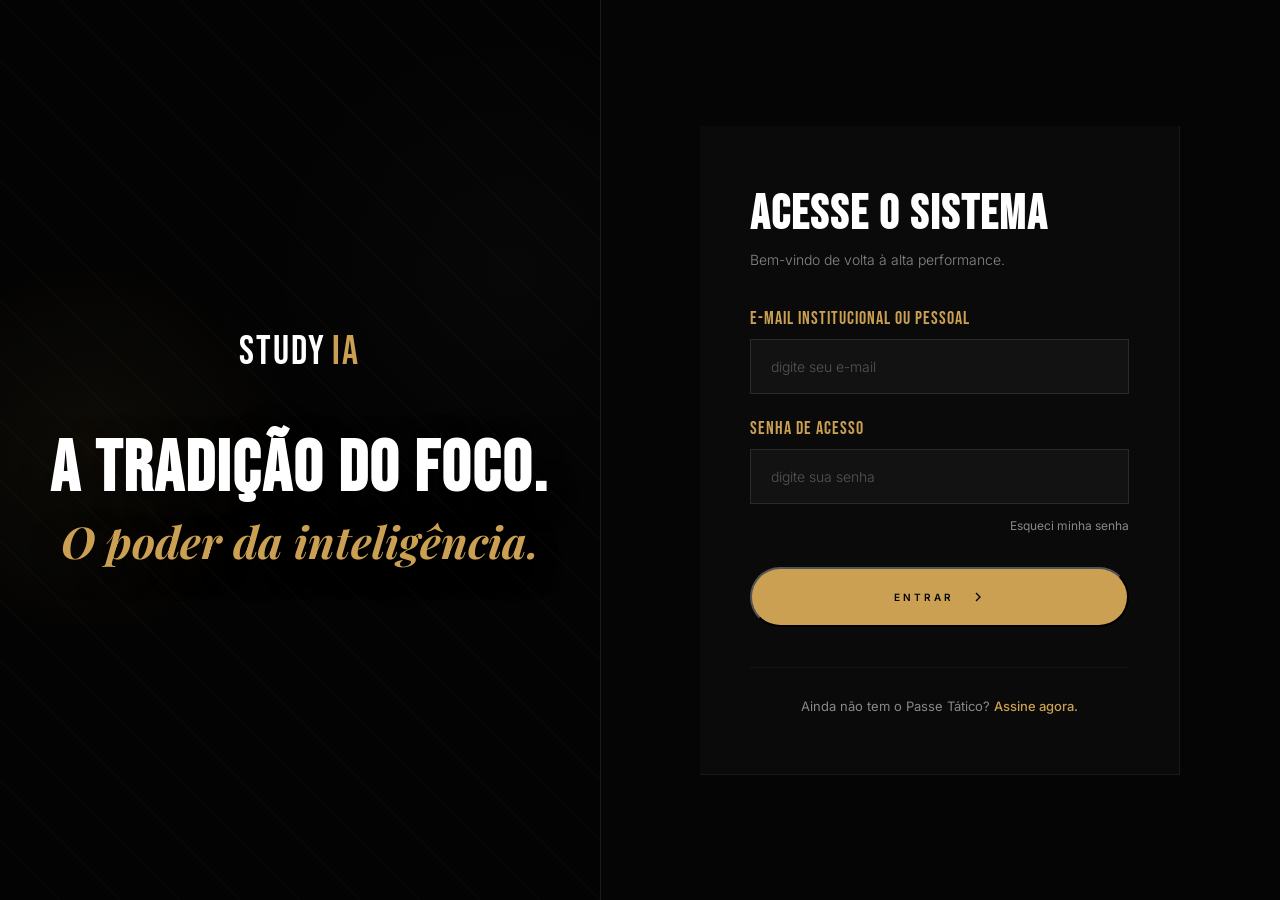
<file: login.html>
<!DOCTYPE html>
<html lang="pt-BR">
<head>
  <meta charset="utf-8"/>
  <meta content="width=device-width, initial-scale=1.0" name="viewport"/>
  <title>Login — StudyIA</title>
  
  <link rel="preconnect" href="https://fonts.googleapis.com"/>
  <link rel="preconnect" href="https://fonts.gstatic.com" crossorigin/>
  <!-- Fontes Oficiais do Projeto -->
  <link href="https://fonts.googleapis.com/css2?family=Bebas+Neue&family=Inter:wght@300;400;500;600&family=Playfair+Display:ital@1&display=swap" rel="stylesheet"/>
  
  <!-- CSS Base e CSS Específico de Login -->
  <link rel="stylesheet" href="style.css"/>
  <link rel="stylesheet" href="login.css"/>
</head>
<body class="login-body">

  <div class="login-split">
    
    <!-- Lado Esquerdo (Branding) -->
    <div class="login-branding">
      <!-- Elemento geométrico de IA abstrato -->
      <div class="branding-geo-pattern"></div>
      
      <div class="branding-content reveal">
        <a href="index.html" class="nav-logo login-logo">Study<span>IA</span></a>
        
        <h1 class="branding-quote reveal delay-1">
          A tradição do foco.<br>
          <span class="serif-italic">O poder da inteligência.</span>
        </h1>
      </div>
    </div>

    <!-- Lado Direito (Formulário) -->
    <div class="login-form-side">
      <!-- Reutilizando a estética .feature-card para obter o Spotlight automático -->
      <div class="feature-card login-card reveal delay-2">
        <div class="login-header">
          <h2 class="login-title">ACESSE O SISTEMA</h2>
          <p class="login-subtitle">Bem-vindo de volta à alta performance.</p>
        </div>

        <form class="login-form" action="#" method="POST">
          <div class="form-group reveal delay-3">
            <label for="email">E-MAIL INSTITUCIONAL OU PESSOAL</label>
            <input type="email" id="email" placeholder="digite seu e-mail" required />
          </div>

          <div class="form-group reveal delay-4">
            <label for="password">SENHA DE ACESSO</label>
            <input type="password" id="password" placeholder="digite sua senha" required />
          </div>

          <div class="form-actions reveal delay-4">
            <a href="#" class="forgot-link">Esqueci minha senha</a>
          </div>

          <button type="submit" class="btn-primary login-btn reveal delay-5">
            <span>ENTRAR</span>
            <svg class="arrow" width="16" height="16" viewBox="0 0 24 24" fill="none" stroke="currentColor" stroke-width="2"><polyline points="9 18 15 12 9 6"/></svg>
          </button>
        </form>

        <div class="login-footer reveal delay-5">
          <p>Ainda não tem o Passe Tático? <a href="cadastro.html">Assine agora.</a></p>
        </div>
      </div>
    </div>

  </div>

  <!-- Scripts Principais (Trazendo o Spotlight e Reveal do script.js raiz) -->
  <script src="script.js"></script>
</body>
</html>
</file>
<file: style.css>
/* Reset & Base */
    * { box-sizing: border-box; margin: 0; padding: 0; }
    body {
      background-color: #050505;
      color: #FFFFFF;
      font-family: 'Inter', sans-serif;
      overflow-x: hidden;
      -webkit-font-smoothing: antialiased;
      -moz-osx-font-smoothing: grayscale;
    }

    /* Background Video & Overlays */
    .bg-video {
      position: absolute;
      top: 0; left: 0;
      width: 100%; height: 100%;
      object-fit: cover;
      z-index: -3;
      opacity: 0.8;
    }
    .bg-overlay {
      position: absolute;
      top: 0; left: 0;
      width: 100%; height: 100%;
      /* Preto sólido em 25% da tela, sumindo até 65% para revelar mais o vídeo */
      background: linear-gradient(90deg, #050505 0%, #050505 25%, rgba(5,5,5,0) 65%);
      z-index: -2;
    }
    .noise {
      position: absolute;
      top: 0; left: 0;
      width: 100%; height: 100%;
      background-image: url('data:image/svg+xml;utf8,%3Csvg viewBox="0 0 200 200" xmlns="http://www.w3.org/2000/svg"%3E%3Cfilter id="noiseFilter"%3E%3CfeTurbulence type="fractalNoise" baseFrequency="0.85" numOctaves="3" stitchTiles="stitch"/%3E%3C/filter%3E%3Crect width="100%25" height="100%25" filter="url(%23noiseFilter)" opacity="0.04"/%3E%3C/svg%3E');
      z-index: -1;
      pointer-events: none;
    }

    /* Navigation - Clean & Minimal */
    .nav {
      position: fixed;
      top: 0; left: 0; right: 0;
      display: flex;
      justify-content: space-between;
      align-items: center;
      padding: 40px 80px;
      z-index: 100;
      transition: transform 0.4s cubic-bezier(0.16, 1, 0.3, 1), background-color 0.4s ease, padding 0.4s ease;
    }
    .nav.nav-scrolled {
      background-color: rgba(5, 5, 5, 0.85);
      backdrop-filter: blur(12px);
      -webkit-backdrop-filter: blur(12px);
      padding: 20px 80px;
      border-bottom: 1px solid rgba(255, 255, 255, 0.05);
    }
    .nav.nav-hidden {
      transform: translateY(-100%) !important;
    }
    .nav-logo {
      font-family: 'Bebas Neue', sans-serif;
      font-size: 26px;
      font-weight: 400;
      color: #fff;
      letter-spacing: 2px;
      text-transform: uppercase;
      text-decoration: none;
      display: flex;
      align-items: center;
      gap: 6px;
    }
    .nav-logo span {
      color: #CBA052; /* Gold accent */
    }
    .nav-links {
      display: flex;
      gap: 50px;
      list-style: none;
    }
    .nav-links a {
      color: #E0E0E0;
      text-decoration: none;
      font-family: 'Inter', sans-serif;
      font-size: 11px;
      font-weight: 500;
      letter-spacing: 3px;
      text-transform: uppercase;
      transition: color 0.3s ease;
      position: relative;
    }
    .nav-links a:hover {
      color: #CBA052;
    }
    .nav-links a::after {
      content: '';
      position: absolute;
      bottom: -6px; left: 50%; right: 50%;
      height: 1px;
      background: #CBA052;
      transition: all 0.3s ease;
    }
    .nav-links a:hover::after {
      left: 0; right: 0;
    }
    .nav-cta {
      font-family: 'Inter', sans-serif;
      font-size: 10px;
      font-weight: 400;
      letter-spacing: 3px;
      text-transform: uppercase;
      color: #CBA052;
      text-decoration: none;
      border: 1px solid rgba(203,160,82,0.4);
      padding: 12px 28px;
      transition: all 0.4s cubic-bezier(0.16, 1, 0.3, 1);
    }
    .nav-cta:hover {
      color: #050505;
      background: #CBA052;
      border-color: #CBA052;
    }
    .hamburger {
      display: none;
      flex-direction: column;
      gap: 6px;
      cursor: pointer;
    }
    .hamburger span {
      width: 30px; height: 1px;
      background: #fff;
    }

    /* Hero Section */
    .hero {
      position: relative;
      min-height: 100vh;
      display: flex;
      align-items: flex-start;
      padding: 160px 80px 0;
      z-index: 10;
      overflow: hidden;
    }
    .hero-content {
      max-width: 600px;
      margin-top: 0;
    }
    
    /* Tagline Superior */
    .hero-tag {
      display: flex;
      align-items: center;
      gap: 16px;
      margin-bottom: 25px;
    }
    .hero-tag-line {
      width: 40px;
      height: 1px;
      background: #CBA052;
    }
    .hero-tag-text {
      font-family: 'Inter', sans-serif;
      font-size: 10px;
      font-weight: 500;
      letter-spacing: 4px;
      text-transform: uppercase;
      color: #C0C0C0;
    }

    /* Título Monumental */
    .hero-title {
      font-family: 'Bebas Neue', sans-serif;
      font-size: 70px;
      font-weight: 400;
      line-height: 0.95;
      color: #fff;
      margin-bottom: 30px;
      letter-spacing: 2px;
      display: flex;
      flex-direction: column;
    }
    .stroke-text {
      color: transparent;
      -webkit-text-stroke: 1.5px rgba(255, 255, 255, 0.9);
      position: relative;
      display: inline-block;
      width: fit-content;
    }
    .stroke-text::after {
      content: attr(data-text);
      position: absolute;
      left: 0; top: 0;
      color: transparent;
      -webkit-text-stroke: 1.5px #CBA052;
      opacity: 0;
      transition: opacity 0.5s ease;
      z-index: -1;
      filter: blur(6px);
    }
    .hero-title:hover .stroke-text::after {
      opacity: 1;
    }

    /* Descrição Fina */
    .hero-desc {
      font-family: 'Inter', sans-serif;
      font-size: 16px;
      font-weight: 400;
      line-height: 1.6;
      color: #EAEAEA;
      max-width: 440px;
      margin-bottom: 50px;
    }

    /* Botões */
    .hero-actions {
      display: flex;
      align-items: center;
      gap: 30px;
      position: absolute;
      bottom: 80px;
      right: 80px;
    }

    .btn-primary {
      position: relative;
      display: inline-flex;
      align-items: center;
      gap: 16px;
      padding: 20px 40px;
      background: #CBA052;
      color: #050505;
      font-family: 'Inter', sans-serif;
      font-size: 10px;
      font-weight: 600;
      letter-spacing: 3px;
      text-transform: uppercase;
      text-decoration: none;
      overflow: hidden;
      border-radius: 100px;
      transition: all 0.4s cubic-bezier(0.16, 1, 0.3, 1);
    }
    .btn-primary::before {
      content: '';
      position: absolute;
      top: 0; left: 0; width: 100%; height: 100%;
      background: #fff;
      transform: scaleX(0);
      transform-origin: right;
      transition: transform 0.4s cubic-bezier(0.16, 1, 0.3, 1);
      z-index: 1;
    }
    .btn-primary:hover::before {
      transform: scaleX(1);
      transform-origin: left;
    }
    .btn-primary span, .btn-primary svg {
      position: relative;
      z-index: 2;
      transition: color 0.4s ease;
    }
    .btn-primary .arrow {
      transition: transform 0.4s cubic-bezier(0.16, 1, 0.3, 1);
    }
    .btn-primary:hover .arrow {
      transform: translateX(6px);
    }

    .btn-secondary {
      display: inline-flex;
      align-items: center;
      gap: 12px;
      color: #fff;
      font-family: 'Inter', sans-serif;
      font-size: 10px;
      font-weight: 600;
      letter-spacing: 3px;
      text-transform: uppercase;
      text-decoration: none;
      position: relative;
      padding: 18px 30px;
      background: rgba(10, 10, 10, 0.5);
      backdrop-filter: blur(10px);
      -webkit-backdrop-filter: blur(10px);
      border: 1px solid rgba(255, 255, 255, 0.1);
      border-radius: 100px;
      transition: all 0.4s cubic-bezier(0.16, 1, 0.3, 1);
    }
    .btn-secondary:hover {
      background: rgba(255, 255, 255, 0.05);
      border-color: rgba(203, 160, 82, 0.5);
      color: #CBA052;
    }
    .btn-secondary .arrow {
      transition: transform 0.4s cubic-bezier(0.16, 1, 0.3, 1);
    }
    .btn-secondary:hover .arrow {
      transform: translateX(6px);
    }

    /* Animações de Entrada (Reveal Flow) */
    @keyframes slideUpFade {
      from { opacity: 0; transform: translateY(40px); }
      to { opacity: 1; transform: translateY(0); }
    }
    .nav { animation: slideUpFade 1s cubic-bezier(0.16, 1, 0.3, 1) 0.1s both; }
    .hero-tag { animation: slideUpFade 1s cubic-bezier(0.16, 1, 0.3, 1) 0.3s both; }
    .hero-title { animation: slideUpFade 1s cubic-bezier(0.16, 1, 0.3, 1) 0.5s both; }
    .hero-desc { animation: slideUpFade 1s cubic-bezier(0.16, 1, 0.3, 1) 0.7s both; }
    .hero-actions { animation: slideUpFade 1s cubic-bezier(0.16, 1, 0.3, 1) 0.9s both; }

    /* Responsividade */
    @media (max-width: 1200px) {
      .nav-links { gap: 30px; }
      .hero-title { font-size: 62px; }
      .bg-overlay { background: linear-gradient(90deg, #050505 0%, #050505 30%, rgba(5,5,5,0) 75%); }
    }
    @media (max-width: 992px) {
      .nav { padding: 30px 40px; }
      .nav.nav-scrolled { padding: 15px 40px; }
      .hero { padding: 0 40px; }
      .hero-title { font-size: 52px; }
      .hero-actions { bottom: 40px; right: 40px; }
      .nav-links { display: none; }
      .hamburger { display: flex; }
      .bg-overlay { background: linear-gradient(90deg, #050505 0%, #050505 40%, rgba(5,5,5,0) 85%); }
    }
    @media (max-width: 768px) {
      .nav-cta { display: none; }
      .hero { align-items: flex-end; padding-bottom: 80px; }
      .hero-content { margin-top: 100px; }
      .bg-overlay { background: linear-gradient(0deg, #050505 0%, #050505 60%, rgba(5,5,5,0.3) 100%); }
      .hero-title { font-size: 44px; }
      .hero-actions { 
        position: relative; 
        bottom: auto; 
        right: auto; 
        flex-direction: column; 
        align-items: flex-start; 
        gap: 24px; 
        margin-top: 40px;
        width: 100%;
      }
      .btn-primary { width: 100%; justify-content: space-between; }
    }

    /* --- Funcionalidades (Segunda Dobra) --- */
    .features {
      position: relative;
      background-color: #050505;
      border-top: 1px solid #1A1A1A;
      z-index: 10;
      display: flex;
      flex-direction: column;
    }
    
    /* Header da Seção */
    .features-header {
      padding: 180px 80px 100px;
      max-width: 1400px;
      margin: 0 auto;
      width: 100%;
      display: flex;
      flex-direction: column;
      align-items: flex-start;
      border-bottom: 1px solid #1A1A1A;
      position: relative;
    }
    /* Sombra dourada de fundo similar ao Drone */
    .features-header::before {
      content: '';
      position: absolute;
      top: 0; left: 0; right: 0; bottom: 0;
      background: radial-gradient(circle at 0% 0%, rgba(203,160,82,0.05), transparent 60%);
      pointer-events: none;
    }

    .features-tag {
      font-family: 'Inter', sans-serif;
      font-size: 10px;
      font-weight: 500;
      letter-spacing: 4px;
      color: #CBA052;
      text-transform: uppercase;
      display: flex;
      align-items: center;
      gap: 12px;
      margin-bottom: 24px;
    }
    .features-tag::before {
      content: '';
      width: 6px; height: 6px;
      background: #CBA052;
      box-shadow: 0 0 10px rgba(203,160,82,0.8);
      animation: pulse 2s infinite;
    }
    @keyframes pulse {
      0% { opacity: 1; transform: scale(1); }
      50% { opacity: 0.5; transform: scale(1.5); }
      100% { opacity: 1; transform: scale(1); }
    }

    .features-title {
      font-family: 'Bebas Neue', sans-serif;
      font-size: 72px;
      font-weight: 400;
      line-height: 0.9;
      color: #fff;
      margin-bottom: 30px;
      letter-spacing: 1px;
    }
    .serif-italic {
      font-family: 'Playfair Display', serif;
      font-style: italic;
      color: #CBA052;
      font-size: 1.1em;
      letter-spacing: 0;
      text-transform: none;
    }
    
    .features-desc {
      font-family: 'Inter', sans-serif;
      font-size: 15px;
      font-weight: 300;
      line-height: 1.6;
      color: #A1A1A1;
      max-width: 500px;
    }

    /* Feature Grid (Drone Inspired) */
    .features-grid {
      display: grid;
      grid-template-columns: repeat(4, 1fr);
      width: 100%;
      max-width: 1400px;
      margin: 0 auto;
      border-left: 1px solid #1A1A1A;
    }
    .feature-card {
      padding: 60px 40px;
      border-right: 1px solid #1A1A1A;
      border-bottom: 1px solid #1A1A1A;
      background: #050505;
      position: relative;
      transition: all 0.5s ease;
      display: flex;
      flex-direction: column;
      justify-content: space-between;
      min-height: 360px;
      overflow: hidden;
    }
    /* Efeito de Spotlight e Bordas */
    .feature-card::before {
      content: '';
      position: absolute;
      top: 0; left: 0; right: 0; bottom: 0;
      background: radial-gradient(800px circle at var(--mouse-x, 50%) var(--mouse-y, 50%), rgba(255,255,255,0.04), transparent 40%);
      opacity: 0;
      transition: opacity 0.5s ease;
      pointer-events: none;
    }
    .feature-card:hover::before {
      opacity: 1;
    }
    .feature-card:hover {
      background: #080808;
    }

    .fc-header {
      display: flex;
      justify-content: space-between;
      align-items: flex-start;
      margin-bottom: 40px;
    }
    .fc-tag {
      font-family: 'Inter', sans-serif;
      font-size: 9px;
      font-weight: 500;
      letter-spacing: 2px;
      color: #A1A1A1;
      border: 1px solid #1A1A1A;
      padding: 4px 8px;
      transition: all 0.3s ease;
    }
    .feature-card:hover .fc-tag {
      color: #CBA052;
      border-color: #CBA052;
      box-shadow: 0 0 15px rgba(203,160,82,0.2);
    }
    .fc-icon {
      color: #555;
      transition: all 0.3s ease;
    }
    .feature-card:hover .fc-icon {
      color: #fff;
    }

    .fc-title {
      font-family: 'Bebas Neue', sans-serif;
      font-size: 32px;
      font-weight: 400;
      color: #fff;
      letter-spacing: 1px;
      margin-bottom: 16px;
      transition: color 0.3s ease;
    }
    .feature-card:hover .fc-title {
      color: #CBA052;
    }
    .fc-desc {
      font-family: 'Inter', sans-serif;
      font-size: 13px;
      font-weight: 300;
      line-height: 1.6;
      color: #888;
      transition: color 0.3s ease;
    }
    .feature-card:hover .fc-desc {
      color: #B0B0B0;
    }

    /* Responsividade da Grid */
    @media (max-width: 1200px) {
      .features-grid { grid-template-columns: repeat(2, 1fr); }
      .feature-card { min-height: 300px; }
    }
    @media (max-width: 768px) {
      .features-grid { grid-template-columns: 1fr; }
      .features-header { padding: 80px 40px 60px; }
      .features-title { font-size: 56px; }
    }

    /* Animação via Scroll */
    .reveal {
      opacity: 0;
      transform: translateY(40px);
      transition: all 0.8s cubic-bezier(0.16, 1, 0.3, 1);
    }
    .reveal.active {
      opacity: 1;
      transform: translateY(0);
    }
    .delay-1 { transition-delay: 0.1s; }
    .delay-2 { transition-delay: 0.2s; }
    .delay-3 { transition-delay: 0.3s; }
    .delay-4 { transition-delay: 0.4s; }

    /* --- Terceira Dobra (Modos de Foco - Interativo 3D) --- */
    .modes {
      position: relative;
      background-color: #050505;
      border-top: 1px solid #1A1A1A;
      z-index: 10;
      display: flex;
      flex-direction: column;
      padding: 180px 80px;
    }
    .modes-header {
      display: flex;
      flex-direction: column;
      align-items: center;
      text-align: center;
      margin: 0 auto 100px;
      max-width: 1400px;
      width: 100%;
    }
    .modes-tag {
      font-family: 'Inter', sans-serif;
      font-size: 10px;
      font-weight: 500;
      letter-spacing: 4px;
      color: #CBA052;
      text-transform: uppercase;
      display: flex;
      align-items: center;
      gap: 12px;
      margin-bottom: 24px;
    }
    .modes-tag::before, .modes-tag::after {
      content: '';
      width: 20px; height: 1px;
      background: #CBA052;
    }
    .modes-title {
      font-family: 'Bebas Neue', sans-serif;
      font-size: 80px;
      font-weight: 400;
      line-height: 0.9;
      color: #fff;
      margin-bottom: 24px;
      letter-spacing: 2px;
    }
    .modes-desc {
      font-family: 'Inter', sans-serif;
      font-size: 16px;
      font-weight: 300;
      line-height: 1.6;
      color: #A1A1A1;
      max-width: 600px;
    }

    /* Flip Cards Grid */
    .modes-grid {
      display: grid;
      grid-template-columns: repeat(3, 1fr);
      gap: 40px;
      perspective: 1000px;
      max-width: 1400px;
      margin: 0 auto;
      width: 100%;
    }
    .flip-card {
      background-color: transparent;
      height: 500px;
      perspective: 1000px;
      cursor: pointer;
    }
    .flip-card-inner {
      position: relative;
      width: 100%;
      height: 100%;
      text-align: center;
      transition: transform 0.8s cubic-bezier(0.16, 1, 0.3, 1);
      transform-style: preserve-3d;
    }
    /* Gira o card no hover ou clicando na classe active */
    .flip-card:hover .flip-card-inner {
      transform: rotateY(180deg);
    }
    
    .flip-card-front, .flip-card-back {
      position: absolute;
      width: 100%;
      height: 100%;
      -webkit-backface-visibility: hidden;
      backface-visibility: hidden;
      border-radius: 20px;
      border: 1px solid #1A1A1A;
      overflow: hidden;
      display: flex;
      flex-direction: column;
    }
    
    /* Frente do Cartão */
    .flip-card-front {
      background: linear-gradient(180deg, #0A0A0A 0%, #050505 100%);
      padding: 60px 40px;
      justify-content: space-between;
      align-items: center;
    }
    .fc-front-icon {
      color: #CBA052;
      margin-bottom: 20px;
      transition: transform 0.4s ease;
    }
    .flip-card:hover .fc-front-icon {
      transform: scale(1.1);
    }
    .fc-front-title {
      font-family: 'Bebas Neue', sans-serif;
      font-size: 40px;
      color: #fff;
      letter-spacing: 2px;
      margin-bottom: 10px;
    }
    .fc-front-tag {
      font-family: 'Inter', sans-serif;
      font-size: 10px;
      font-weight: 600;
      letter-spacing: 2px;
      text-transform: uppercase;
      color: #888;
      border: 1px solid #333;
      padding: 4px 12px;
      border-radius: 100px;
      margin-bottom: 20px;
    }
    .fc-front-desc {
      font-family: 'Inter', sans-serif;
      font-size: 14px;
      font-weight: 300;
      color: #A1A1A1;
      line-height: 1.6;
    }
    .fc-front-btn {
      font-family: 'Inter', sans-serif;
      font-size: 10px;
      font-weight: 600;
      letter-spacing: 3px;
      color: #CBA052;
      text-transform: uppercase;
      display: flex;
      align-items: center;
      gap: 8px;
      margin-top: auto;
    }

    /* Verso do Cartão */
    .flip-card-back {
      background: radial-gradient(circle at top right, rgba(203,160,82,0.1), transparent 70%), #080808;
      border-color: rgba(203,160,82,0.3);
      transform: rotateY(180deg);
      padding: 50px 40px;
      text-align: left;
    }
    .fc-back-header {
      display: flex;
      justify-content: space-between;
      align-items: flex-start;
      margin-bottom: 30px;
      border-bottom: 1px solid rgba(255,255,255,0.05);
      padding-bottom: 20px;
    }
    .fc-back-title {
      font-family: 'Inter', sans-serif;
      font-size: 12px;
      font-weight: 500;
      letter-spacing: 2px;
      color: #fff;
      text-transform: uppercase;
    }
    .fc-back-list {
      list-style: none;
      display: flex;
      flex-direction: column;
      gap: 20px;
    }
    .fc-back-list li {
      display: flex;
      align-items: flex-start;
      gap: 12px;
    }
    .fc-back-list-icon {
      color: #CBA052;
      flex-shrink: 0;
      margin-top: 2px;
    }
    .fc-back-list-text {
      font-family: 'Inter', sans-serif;
      font-size: 13px;
      font-weight: 300;
      color: #D0D0D0;
      line-height: 1.5;
    }
    .fc-back-spec {
      display: flex;
      justify-content: space-between;
      align-items: center;
      margin-top: auto;
      padding-top: 20px;
      border-top: 1px solid rgba(255,255,255,0.05);
    }
    .fc-spec-label {
      font-family: 'Inter', sans-serif;
      font-size: 10px;
      color: #888;
      text-transform: uppercase;
      letter-spacing: 1px;
    }
    .fc-spec-value {
      font-family: 'Inter', sans-serif;
      font-size: 12px;
      font-weight: 500;
      color: #CBA052;
    }

    @media (max-width: 1200px) {
      .modes-grid { grid-template-columns: repeat(2, 1fr); }
    }
    @media (max-width: 768px) {
      .modes { padding: 80px 40px; }
      .modes-grid { grid-template-columns: 1fr; }
      .modes-title { font-size: 56px; }
      .flip-card { height: 450px; }
    }

    /* --- Quarta Dobra (Planos - Estética SaaS Premium) --- */
    .pricing {
      position: relative;
      background-color: #050505;
      background-image: radial-gradient(circle at top center, rgba(203,160,82,0.05), transparent 60%);
      border-top: 1px solid #1A1A1A;
      z-index: 10;
      display: flex;
      flex-direction: column;
      padding: 180px 80px;
    }
    .pricing-header {
      display: flex;
      flex-direction: column;
      align-items: center;
      text-align: center;
      margin: 0 auto 100px;
      max-width: 1400px;
      width: 100%;
    }
    .pricing-tag {
      font-family: 'Inter', sans-serif;
      font-size: 10px;
      font-weight: 500;
      letter-spacing: 4px;
      color: #CBA052;
      text-transform: uppercase;
      display: flex;
      align-items: center;
      gap: 12px;
      margin-bottom: 24px;
    }
    .pricing-tag::before, .pricing-tag::after {
      content: '';
      width: 20px; height: 1px;
      background: #CBA052;
    }
    .pricing-title {
      font-family: 'Bebas Neue', sans-serif;
      font-size: 80px;
      font-weight: 400;
      line-height: 0.9;
      color: #fff;
      margin-bottom: 24px;
      letter-spacing: 2px;
    }
    .pricing-desc {
      font-family: 'Inter', sans-serif;
      font-size: 16px;
      font-weight: 300;
      line-height: 1.6;
      color: #A1A1A1;
      max-width: 600px;
    }

    /* Pricing Grid */
    .pricing-grid {
      display: grid;
      grid-template-columns: repeat(3, 1fr);
      gap: 30px;
      max-width: 1200px;
      margin: 0 auto;
      align-items: center;
    }
    .pricing-card {
      background-color: #0A0A0A;
      border: 1px solid #1A1A1A;
      border-radius: 16px;
      padding: 50px 40px;
      display: flex;
      flex-direction: column;
      position: relative;
      overflow: hidden;
      transition: transform 0.4s ease, border-color 0.4s ease;
    }
    .pricing-card:hover {
      border-color: rgba(203, 160, 82, 0.3);
      transform: translateY(-10px);
    }
    .pc-name {
      font-family: 'Bebas Neue', sans-serif;
      font-size: 28px;
      color: #fff;
      letter-spacing: 2px;
      margin-bottom: 12px;
    }
    .pc-desc {
      font-family: 'Inter', sans-serif;
      font-size: 13px;
      font-weight: 300;
      color: #888;
      margin-bottom: 30px;
      line-height: 1.5;
      min-height: 40px;
    }
    .pc-price {
      font-family: 'Bebas Neue', sans-serif;
      font-size: 56px;
      color: #fff;
      margin-bottom: 30px;
      display: flex;
      align-items:baseline;
      gap: 8px;
    }
    .pc-price span {
      font-family: 'Inter', sans-serif;
      font-size: 14px;
      font-weight: 400;
      color: #888;
      letter-spacing: 0;
    }
    .pc-features {
      list-style: none;
      margin-bottom: 40px;
      flex-grow: 1;
    }
    .pc-features li {
      display: flex;
      align-items: center;
      gap: 12px;
      font-family: 'Inter', sans-serif;
      font-size: 14px;
      font-weight: 300;
      color: #D0D0D0;
      margin-bottom: 16px;
    }
    .pc-icon {
      color: #CBA052;
      flex-shrink: 0;
    }
    .pc-btn {
      width: 100%;
      text-align: center;
      padding: 16px;
      font-family: 'Inter', sans-serif;
      font-size: 12px;
      font-weight: 600;
      letter-spacing: 2px;
      text-transform: uppercase;
      text-decoration: none;
      color: #fff;
      border: 1px solid #333;
      border-radius: 8px;
      transition: all 0.3s ease;
    }
    .pc-btn:hover {
      background: #fff;
      color: #000;
    }

    /* Cartão Destacado (Passe Estratégico) */
    .pricing-card.premium {
      background: linear-gradient(180deg, #0D0D0D 0%, #050505 100%);
      border: 1px solid rgba(203, 160, 82, 0.4);
      padding: 60px 40px;
      box-shadow: 0 20px 40px rgba(0,0,0,0.5);
    }
    .pricing-card.premium::before {
      content: '';
      position: absolute;
      top: 0; left: 0; right: 0;
      height: 2px;
      background: #CBA052;
      box-shadow: 0 0 20px rgba(203, 160, 82, 0.8);
    }
    .pricing-card.premium .pc-btn {
      background: #CBA052;
      border-color: #CBA052;
      color: #050505;
    }
    .pricing-card.premium .pc-btn:hover {
      background: #fff;
      border-color: #fff;
    }
    .pc-badge {
      position: absolute;
      top: 20px; right: 20px;
      background: rgba(203, 160, 82, 0.1);
      border: 1px solid rgba(203, 160, 82, 0.3);
      color: #CBA052;
      font-family: 'Inter', sans-serif;
      font-size: 9px;
      font-weight: 600;
      letter-spacing: 2px;
      text-transform: uppercase;
      padding: 4px 10px;
      border-radius: 100px;
    }

    @media (max-width: 1024px) {
      .pricing-grid { grid-template-columns: 1fr; max-width: 500px; }
      .pricing-card.premium { padding: 50px 40px; }
    }
    @media (max-width: 768px) {
      .pricing { padding: 80px 40px; }
      .pricing-title { font-size: 56px; }
    }

    /* --- Inversão de Cores (Light Mode Hack) --- */
    html.light-mode {
      filter: invert(1) hue-rotate(180deg);
    }
    html.light-mode img,
    html.light-mode video {
      filter: invert(1) hue-rotate(180deg);
    }
    html.light-mode .bg-overlay {
      opacity: 0.7;
    }
    .theme-toggle {
      background: transparent;
      border: 1px solid rgba(255,255,255,0.2);
      color: #fff;
      width: 40px; height: 40px;
      border-radius: 50%;
      display: flex;
      align-items: center;
      justify-content: center;
      cursor: pointer;
      transition: all 0.3s ease;
    }
    .theme-toggle:hover {
      background: #CBA052;
      border-color: #CBA052;
      color: #050505;
    }

    /* --- Quinta Dobra (Depoimentos - Estilo Human Academy) --- */
    .testimonials {
      position: relative;
      background-color: #050505;
      border-top: 1px solid #1A1A1A;
      z-index: 10;
      padding: 180px 0;
      overflow: hidden;
    }
    .t-header-container {
      text-align: center;
      margin: 0 auto 80px;
      max-width: 1400px;
      width: 100%;
    }
    .t-tag-pill {
      display: inline-block;
      font-family: 'Inter', sans-serif;
      font-size: 11px;
      font-weight: 600;
      color: #CBA052;
      background: rgba(203, 160, 82, 0.1);
      padding: 6px 16px;
      border-radius: 100px;
      text-transform: uppercase;
      letter-spacing: 2px;
      margin-bottom: 24px;
    }
    .t-main-title {
      font-family: 'Inter', sans-serif;
      font-size: 48px;
      font-weight: 500;
      color: #fff;
      letter-spacing: -1px;
    }
    
    .t-carousel-wrapper {
      position: relative;
      width: 100%;
      overflow: hidden;
    }
    .t-carousel {
      display: flex;
      gap: 24px;
      width: max-content;
      padding: 20px 0;
      animation: testimonialMarquee 40s linear infinite;
    }
    .t-carousel:hover {
      animation-play-state: paused;
    }
    @keyframes testimonialMarquee {
      0% { transform: translateX(0); }
      100% { transform: translateX(calc(-50% - 12px)); }
    }
    .t-card {
      flex-shrink: 0;
      width: min(380px, 85vw);
      display: flex;
      flex-direction: column;
      border-radius: 24px;
      background: #0A0A0A;
      box-shadow: inset 0 0 0 1px rgba(255,255,255,0.05), 0 10px 30px rgba(0,0,0,0.3);
      transition: transform 0.4s ease;
    }
    .t-card-top {
      background: #111;
      border-radius: 24px 24px 16px 16px;
      margin: 12px 12px 0;
      padding: 32px 40px;
      flex: 1;
    }
    .t-quote-text {
      font-family: 'Inter', sans-serif;
      font-size: 15px;
      line-height: 1.6;
      color: #E0E0E0;
    }
    .t-card-bottom {
      padding: 24px 40px 32px;
      display: flex;
      align-items: center;
      gap: 12px;
    }
    .t-avatar {
      width: 44px;
      height: 44px;
      border-radius: 50%;
      object-fit: cover;
      border: 2px solid rgba(255,255,255,0.1);
    }
    .t-author-info {
      display: flex;
      flex-direction: column;
    }
    .t-author-name {
      font-family: 'Inter', sans-serif;
      font-size: 14px;
      font-weight: 600;
      color: #fff;
    }
    .t-author-handle {
      font-family: 'Inter', sans-serif;
      font-size: 12px;
      color: rgba(255,255,255,0.4);
    }
    
    .t-controls {
      display: flex;
      align-items: center;
      justify-content: center;
      margin-top: 40px;
    }
    .t-pause-btn {
      width: 36px;
      height: 36px;
      border-radius: 50%;
      background: rgba(255,255,255,0.05);
      border: none;
      display: flex;
      align-items: center;
      justify-content: center;
      cursor: pointer;
      color: rgba(255,255,255,0.5);
      transition: all 0.3s ease;
    }
    .t-pause-btn:hover {
      background: rgba(255,255,255,0.1);
      color: #fff;
    }

    @media (max-width: 992px) {
      .t-carousel-wrapper { padding-left: 40px; }
      .t-main-title { font-size: 36px; }
    }
    @media (max-width: 768px) {
      .t-carousel-wrapper { padding-left: 20px; }
    }

    /* --- Rodapé (Footer GKL) --- */
    .footer {
      background-color: #050505;
      border-top: 1px solid #1A1A1A;
      padding: 60px 0 40px;
      position: relative;
      overflow: hidden;
    }
    .f-marquee-wrapper {
      width: 100%;
      overflow: hidden;
      margin-bottom: 60px;
      display: flex;
    }
    .f-marquee {
      display: flex;
      gap: 40px;
      white-space: nowrap;
      animation: footerMarquee 25s linear infinite;
      padding-right: 40px;
    }
    .f-marquee span {
      font-family: 'Inter', sans-serif;
      font-size: 13px;
      font-weight: 600;
      letter-spacing: 4px;
      color: rgba(255,255,255,0.4);
      text-transform: uppercase;
      display: flex;
      align-items: center;
      gap: 40px;
    }
    .f-marquee span .star {
      color: #CBA052;
      opacity: 0.5;
    }
    @keyframes footerMarquee {
      0% { transform: translateX(0); }
      100% { transform: translateX(-100%); }
    }
    .f-content {
      text-align: center;
      padding-top: 40px;
      border-top: 1px solid #111;
      display: flex;
      flex-direction: column;
      align-items: center;
      gap: 16px;
    }
    .f-logo {
      font-family: 'Bebas Neue', sans-serif;
      font-size: 32px;
      color: #fff;
      letter-spacing: 2px;
    }
    .f-logo span {
      color: #CBA052;
    }
    .f-copyright {
      font-family: 'Inter', sans-serif;
      font-size: 12px;
      color: rgba(255,255,255,0.3);
      letter-spacing: 1px;
    }
</file>
<file: login.css>
/* login.css - Estilos específicos para a página de Login do StudyIA */

/* Para garantir que o split screen cubra a tela e não role se não for necessário */
.login-body {
  overflow: hidden; 
}

/* Split Screen Layout Principal */
.login-split {
  display: flex;
  width: 100vw;
  height: 100vh;
}

/* Lado Esquerdo (Branding Clássico) */
.login-branding {
  flex: 1;
  background-color: #030303;
  position: relative;
  display: flex;
  align-items: center;
  justify-content: center;
  overflow: hidden;
  border-right: 1px solid #1A1A1A;
}

/* Padrão Geométrico / Inteligência Artificial e Biblioteca Escura */
.branding-geo-pattern {
  position: absolute;
  top: 0; left: 0; right: 0; bottom: 0;
  background-image: 
    radial-gradient(circle at 15% 50%, rgba(203, 160, 82, 0.08), transparent 30%),
    radial-gradient(circle at 85% 30%, rgba(255, 255, 255, 0.02), transparent 40%),
    linear-gradient(45deg, transparent 48%, rgba(203, 160, 82, 0.04) 50%, transparent 52%);
  background-size: 100% 100%, 100% 100%, 60px 60px;
  opacity: 0.8;
  z-index: 1;
}

.branding-content {
  position: relative;
  z-index: 2;
  text-align: center;
  display: flex;
  flex-direction: column;
  align-items: center;
  gap: 60px;
  padding: 40px;
}

.login-logo {
  font-size: 40px;
  text-decoration: none;
}

.branding-quote {
  font-family: 'Bebas Neue', sans-serif;
  font-size: 72px;
  line-height: 0.95;
  letter-spacing: 2px;
  color: #fff;
  text-shadow: 0 10px 30px rgba(0,0,0,0.5);
}

.branding-quote .serif-italic {
  font-family: 'Playfair Display', serif;
  font-style: italic;
  font-size: 44px;
  color: #CBA052;
  letter-spacing: 0;
  text-transform: none;
}

/* Lado Direito (Formulário) */
.login-form-side {
  flex: 1;
  background-color: #050505;
  display: flex;
  align-items: center;
  justify-content: center;
  padding: 40px;
}

/* O cartão do formulário reutiliza a estética .feature-card */
.login-card {
  width: 100%;
  max-width: 480px;
  min-height: auto; /* Remove a altura mínima do .feature-card original */
  padding: 60px 50px;
  background: #0A0A0A;
}

.login-header {
  margin-bottom: 40px;
}

.login-title {
  font-family: 'Bebas Neue', sans-serif;
  font-size: 48px;
  color: #fff;
  letter-spacing: 2px;
  margin-bottom: 8px;
}

.login-subtitle {
  font-family: 'Inter', sans-serif;
  font-size: 14px;
  font-weight: 300;
  color: #888;
}

/* Estrutura do Formulário */
.login-form {
  display: flex;
  flex-direction: column;
  gap: 24px;
}

.form-group {
  display: flex;
  flex-direction: column;
  gap: 10px;
}

.form-group label {
  font-family: 'Bebas Neue', sans-serif;
  font-size: 18px;
  color: #CBA052;
  letter-spacing: 1px;
}

/* Inputs Premium (Foco) */
.form-group input {
  font-family: 'Inter', sans-serif;
  font-size: 14px;
  color: #fff;
  background: rgba(255, 255, 255, 0.03);
  border: 1px solid rgba(255, 255, 255, 0.1);
  padding: 18px 20px;
  outline: none;
  transition: all 0.3s ease;
}

.form-group input::placeholder {
  color: #555;
  font-family: 'Inter', sans-serif;
  font-weight: 300;
}

.form-group input:focus {
  background: rgba(203, 160, 82, 0.05);
  border-color: rgba(203, 160, 82, 0.5);
  box-shadow: 0 0 15px rgba(203, 160, 82, 0.1);
}

.form-actions {
  display: flex;
  justify-content: flex-end;
  margin-top: -10px;
}

.forgot-link {
  font-family: 'Inter', sans-serif;
  font-size: 12px;
  color: #888;
  text-decoration: none;
  transition: color 0.3s ease;
}

.forgot-link:hover {
  color: #fff;
}

/* Botão de Entrar */
.login-btn {
  width: 100%;
  justify-content: center;
  margin-top: 10px;
}

/* Footer do Form */
.login-footer {
  margin-top: 40px;
  text-align: center;
  border-top: 1px solid rgba(255, 255, 255, 0.05);
  padding-top: 30px;
}

.login-footer p {
  font-family: 'Inter', sans-serif;
  font-size: 13px;
  color: #888;
}

.login-footer a {
  color: #CBA052;
  text-decoration: none;
  font-weight: 500;
  transition: color 0.3s ease;
}

.login-footer a:hover {
  color: #fff;
}

/* Responsividade (Quebra para telas menores) */
@media (max-width: 992px) {
  .login-split {
    flex-direction: column;
    height: auto;
    min-height: 100vh;
  }
  .login-body {
    overflow: auto;
  }
  .login-branding {
    padding: 80px 40px;
    border-right: none;
    border-bottom: 1px solid #1A1A1A;
  }
  .branding-quote {
    font-size: 56px;
  }
  .branding-quote .serif-italic {
    font-size: 32px;
  }
}
@media (max-width: 768px) {
  .login-card {
    padding: 40px 30px;
  }
}
</file>
<file: cadastro.css>
/* cadastro.css - Estilos específicos para a página de Cadastro do StudyIA */

/* Ajuste no lado direito para permitir rolagem no form caso a tela seja pequena */
.cadastro-side-override {
  padding: 60px 40px;
  overflow-y: auto;
  align-items: flex-start; /* Evita que o topo do card suma em telas menores */
}

/* O cartão de cadastro tem mais campos, precisa ser levemente mais largo e ajustado */
.cadastro-card {
  max-width: 580px;
  padding: 50px 50px;
  margin: auto; /* Centraliza verticalmente e horizontalmente se houver espaço */
}

.cadastro-subtitle {
  font-family: 'Playfair Display', serif;
  font-style: italic;
  font-size: 17px;
  color: #CBA052;
  margin-top: 5px;
  letter-spacing: 0.5px;
}

/* Select customizado (Foco de Estudo) */
.select-wrapper {
  position: relative;
}

.select-wrapper::after {
  content: "▼";
  font-size: 10px;
  color: #888;
  position: absolute;
  right: 20px;
  top: 50%;
  transform: translateY(-50%);
  pointer-events: none;
}

.form-group select {
  font-family: 'Inter', sans-serif;
  font-size: 14px;
  color: #fff;
  background: rgba(255, 255, 255, 0.03);
  border: 1px solid rgba(255, 255, 255, 0.1);
  padding: 18px 20px;
  width: 100%;
  outline: none;
  transition: all 0.3s ease;
  appearance: none;
  -webkit-appearance: none;
  cursor: pointer;
}

.form-group select:focus {
  background: rgba(203, 160, 82, 0.05);
  border-color: rgba(203, 160, 82, 0.5);
  box-shadow: 0 0 15px rgba(203, 160, 82, 0.1);
}

.form-group select option {
  background-color: #0A0A0A;
  color: #fff;
  padding: 15px;
}

/* Texto de ajuda criativo e detalhista embaixo do select */
.input-helper-text {
  font-family: 'Inter', sans-serif;
  font-size: 12px;
  color: #777;
  font-weight: 300;
  margin-top: 6px;
  line-height: 1.5;
  display: flex;
  align-items: flex-start;
  gap: 8px;
}

.input-helper-text svg {
  min-width: 12px;
  margin-top: 2px;
  color: #CBA052;
}

/* Password Input e Ícone de Mostrar/Ocultar */
.password-wrapper {
  position: relative;
  display: flex;
  align-items: center;
}

.password-wrapper input {
  width: 100%;
  padding-right: 50px; /* espaço para o olho não ficar por cima do texto */
}

.pwd-toggle-btn {
  position: absolute;
  right: 15px;
  background: transparent;
  border: none;
  color: #888;
  cursor: pointer;
  display: flex;
  align-items: center;
  justify-content: center;
  padding: 5px;
  transition: color 0.3s ease;
}

.pwd-toggle-btn:hover {
  color: #CBA052;
}

.hidden {
  display: none !important;
}

/* Responsividade extra para o formulário longo em telas pequenas */
@media (max-width: 768px) {
  .cadastro-card {
    padding: 30px 20px;
  }
}
</file>
